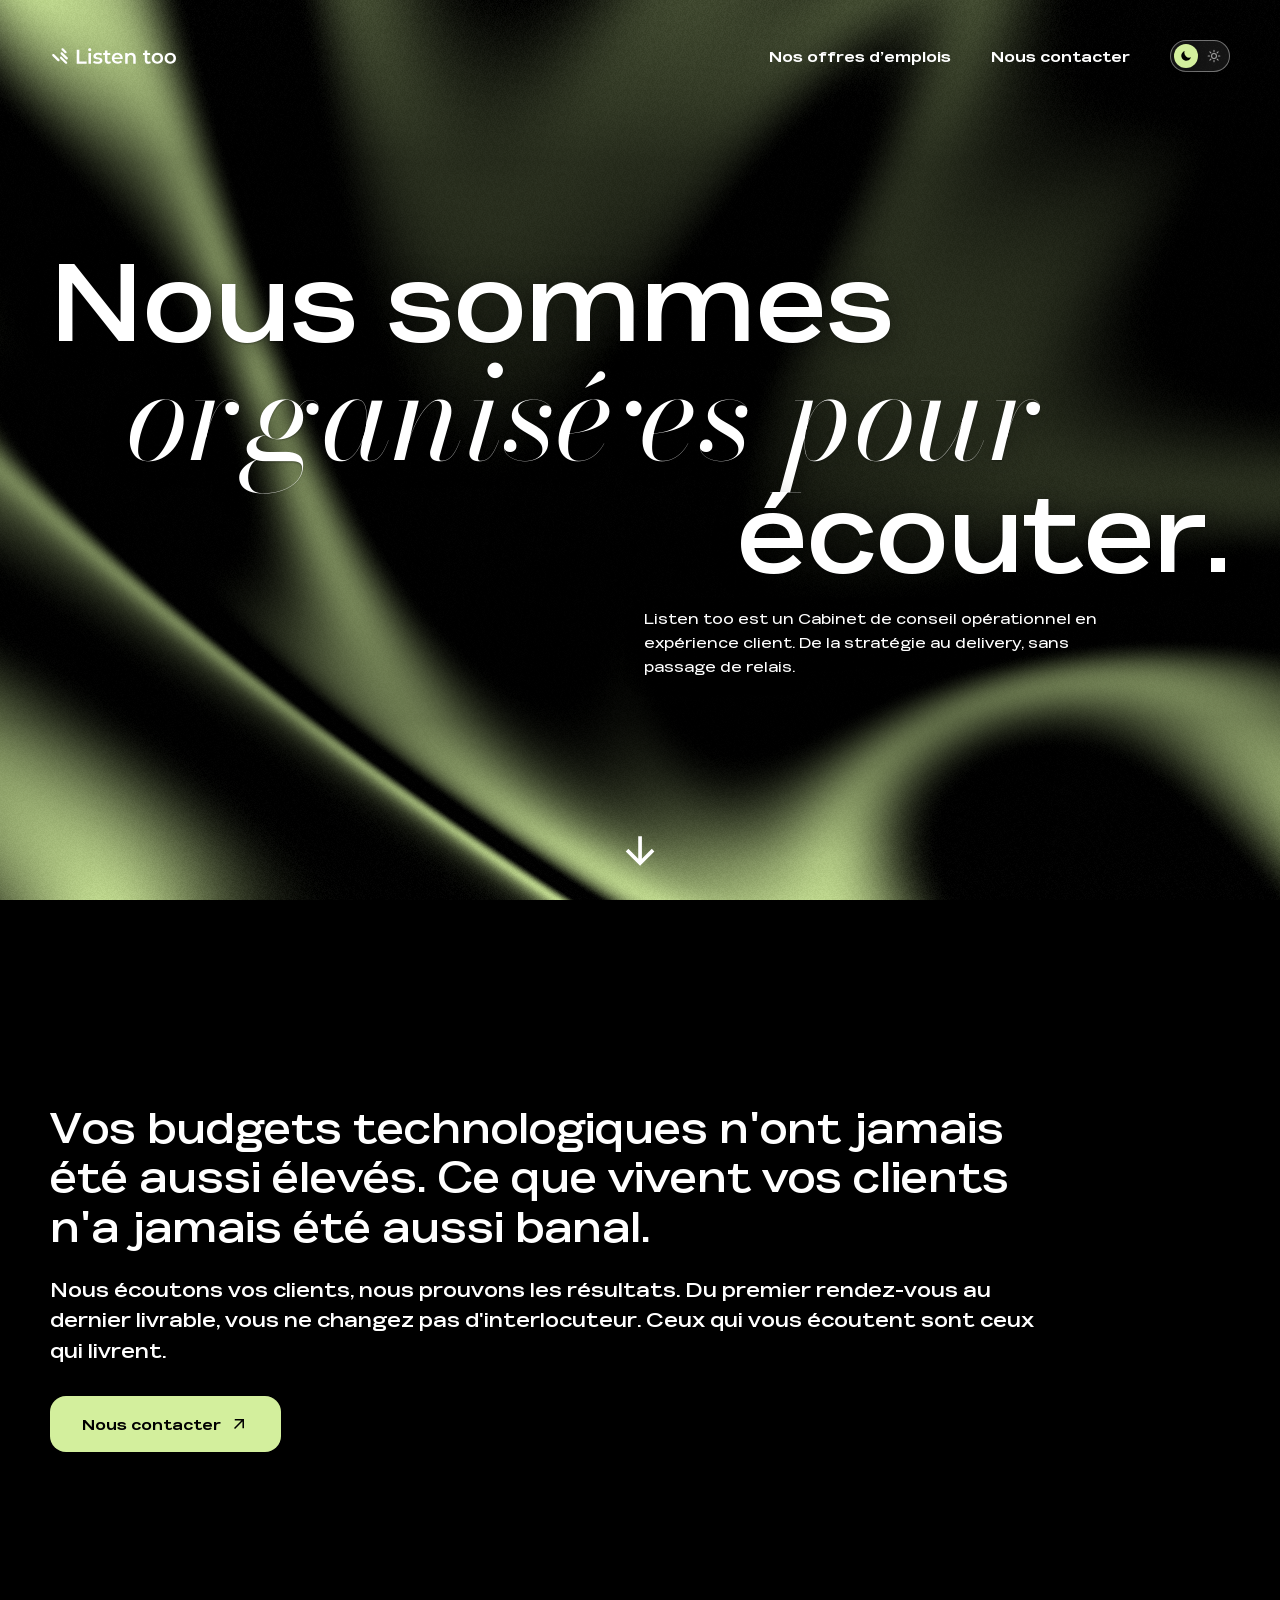
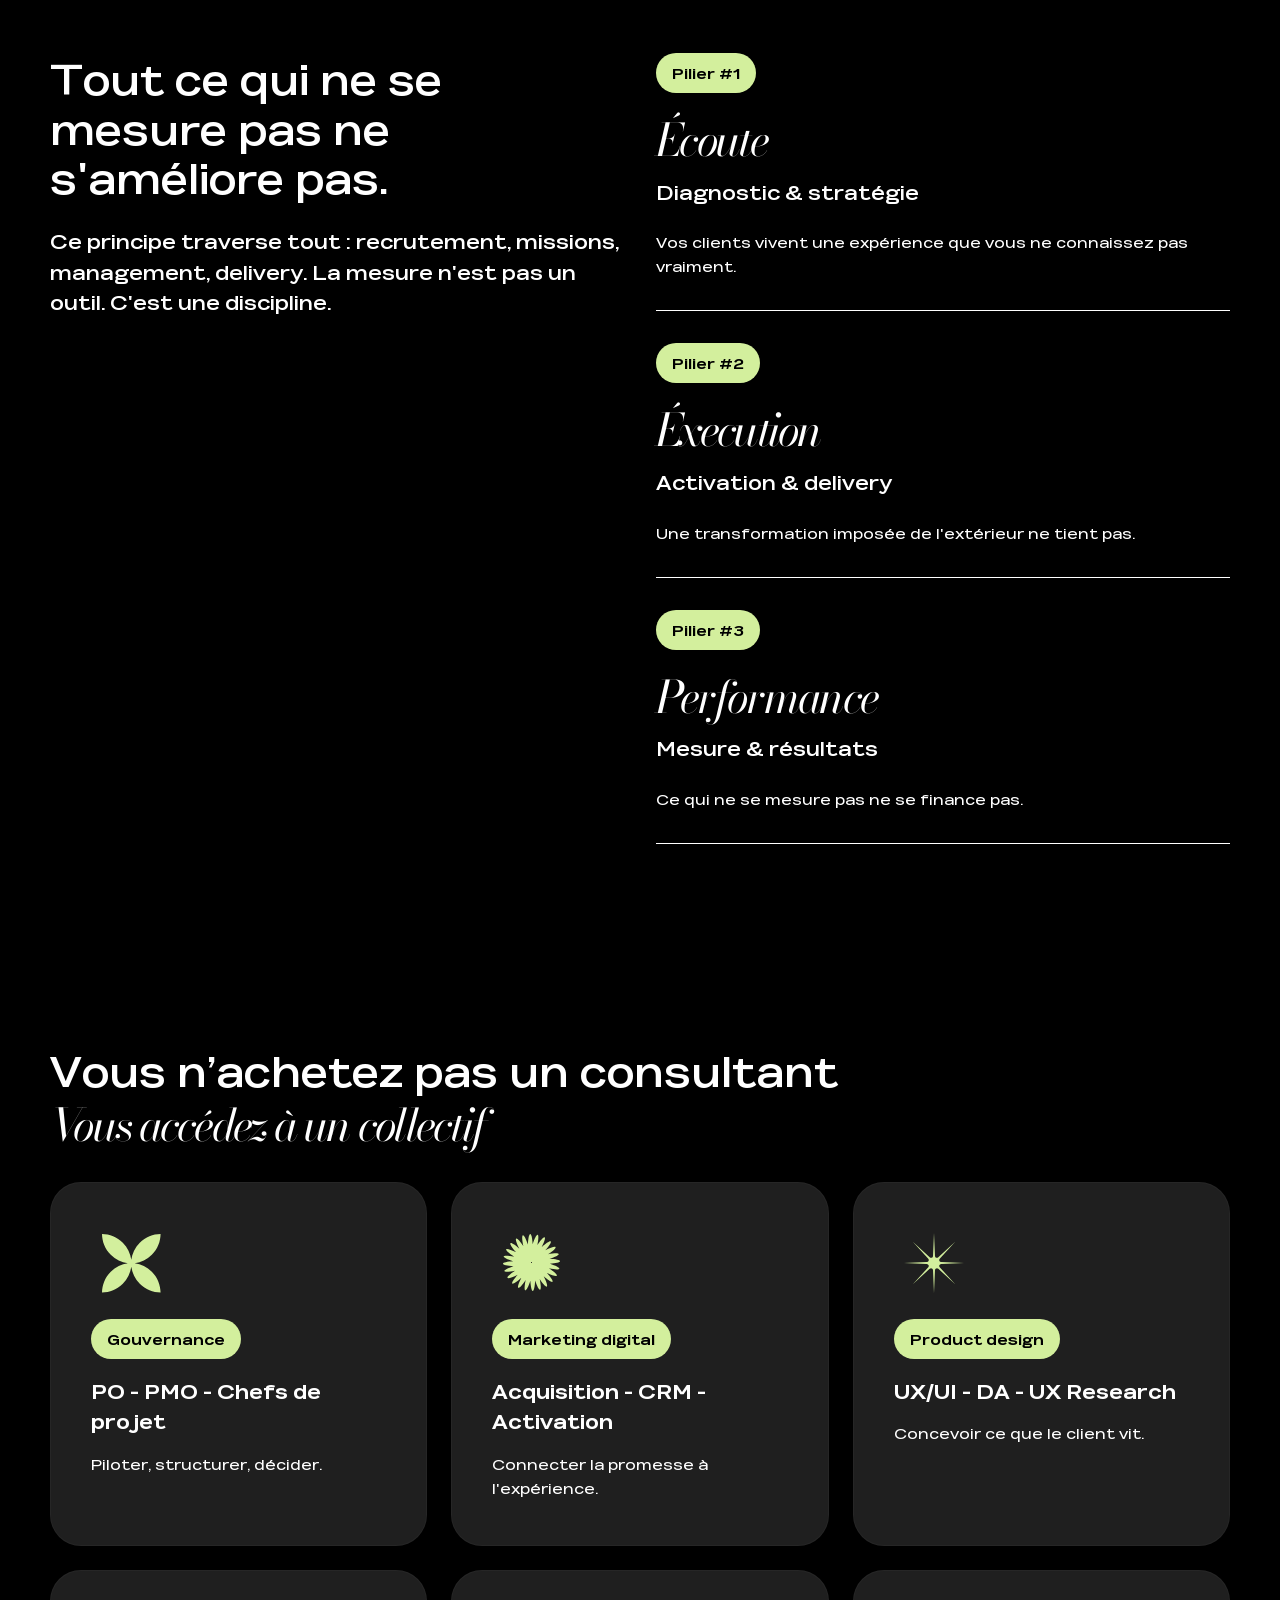
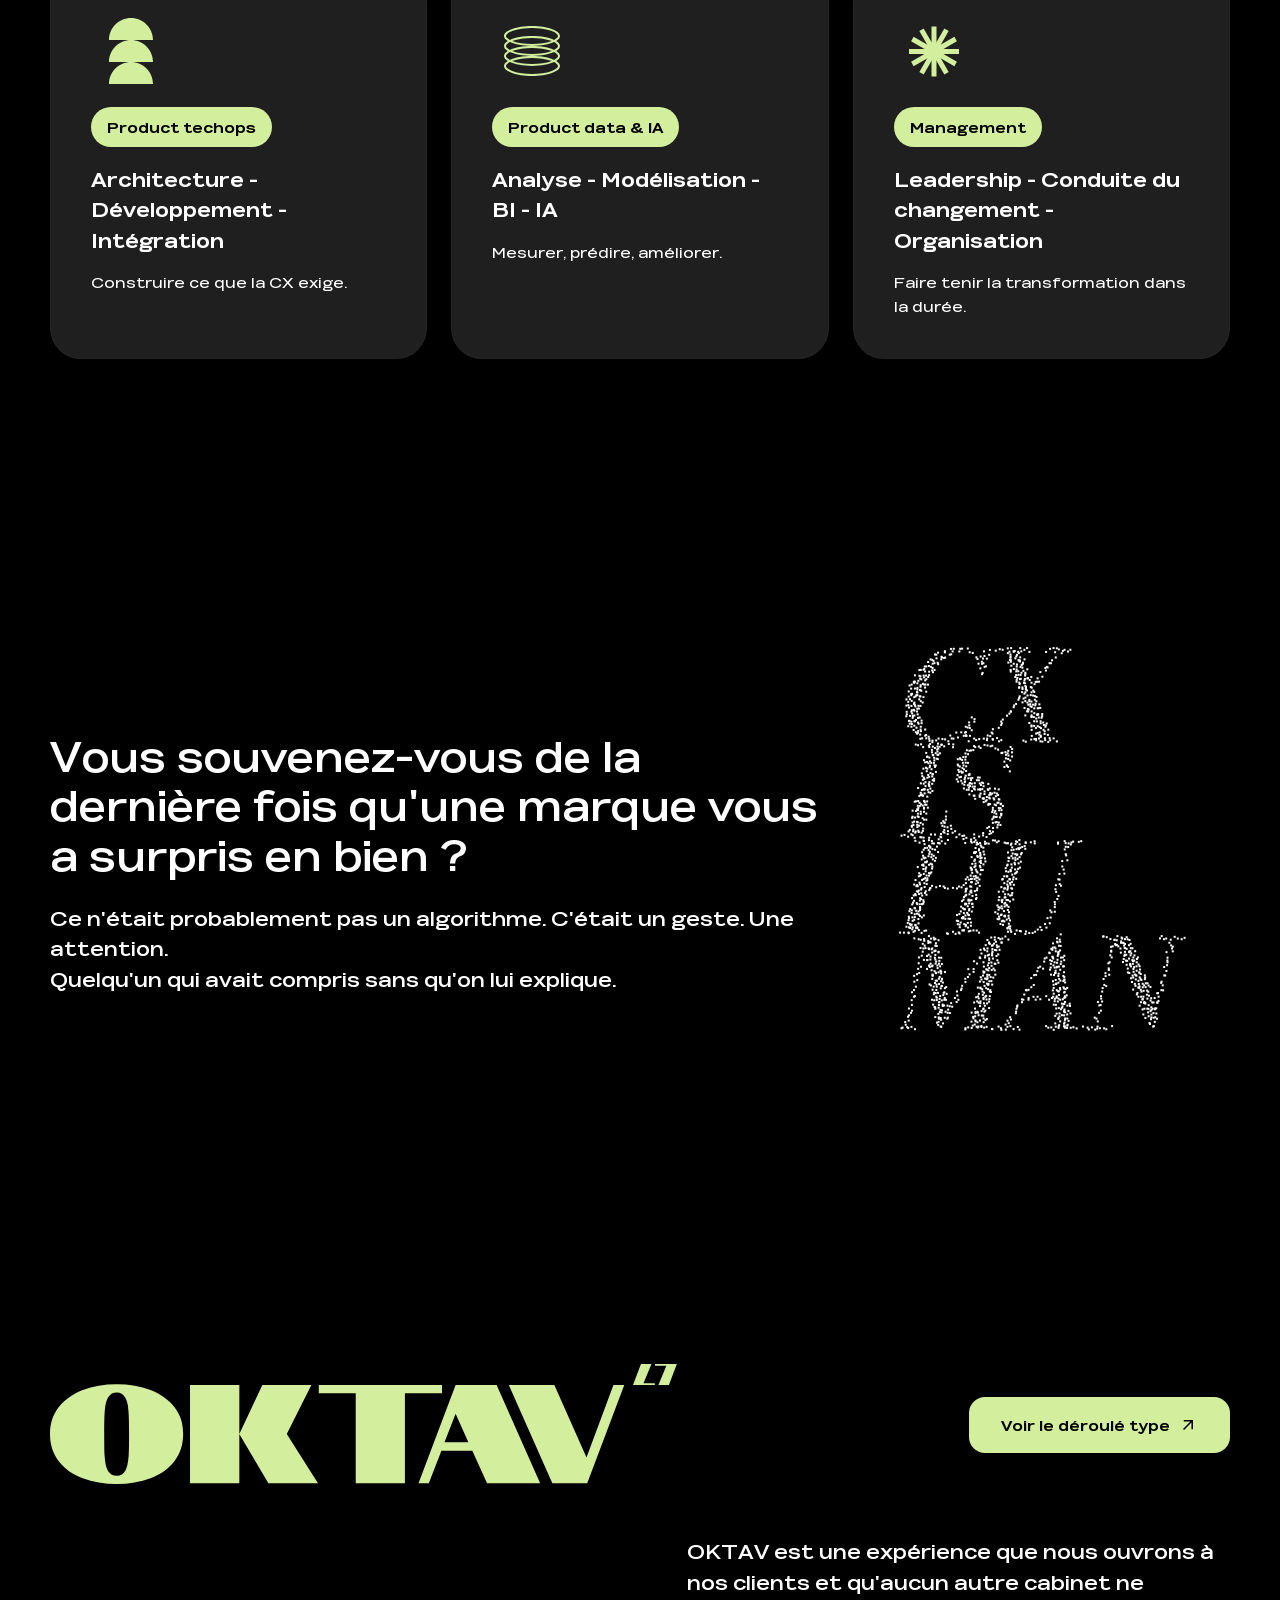
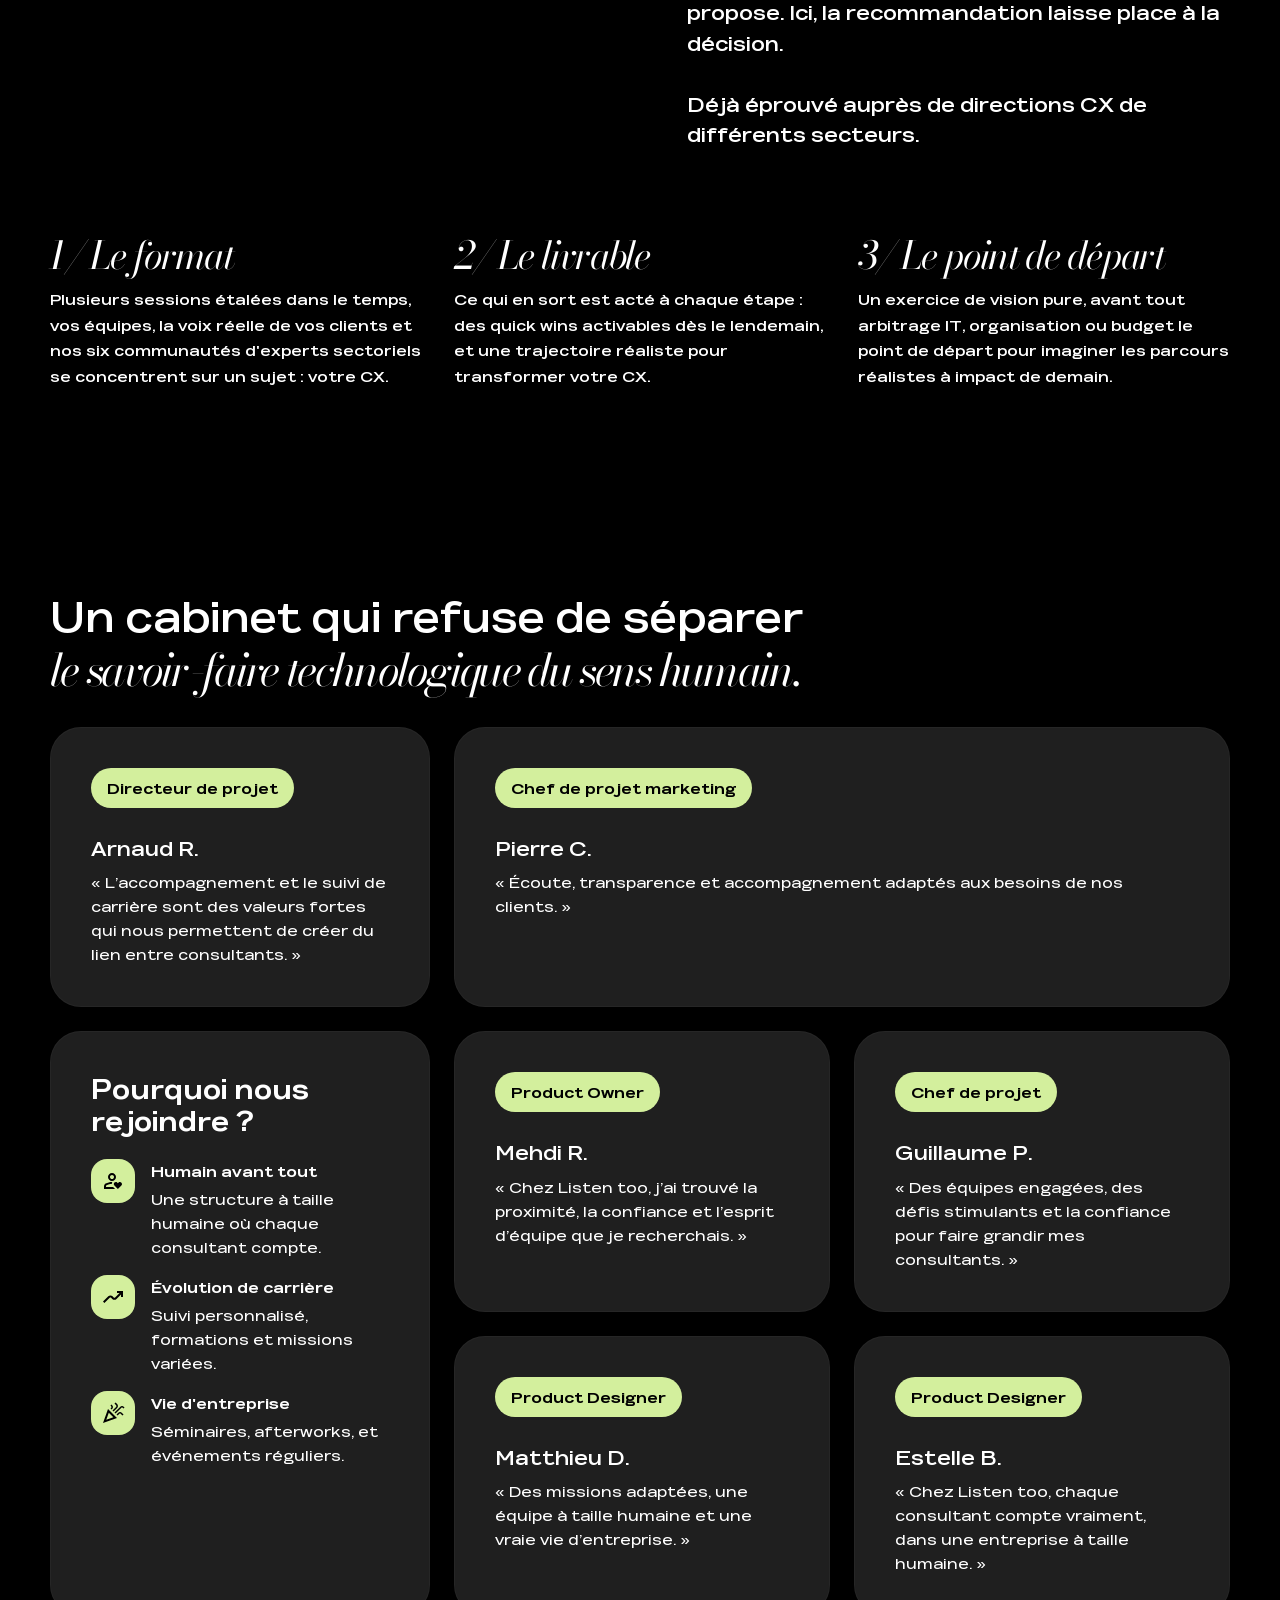
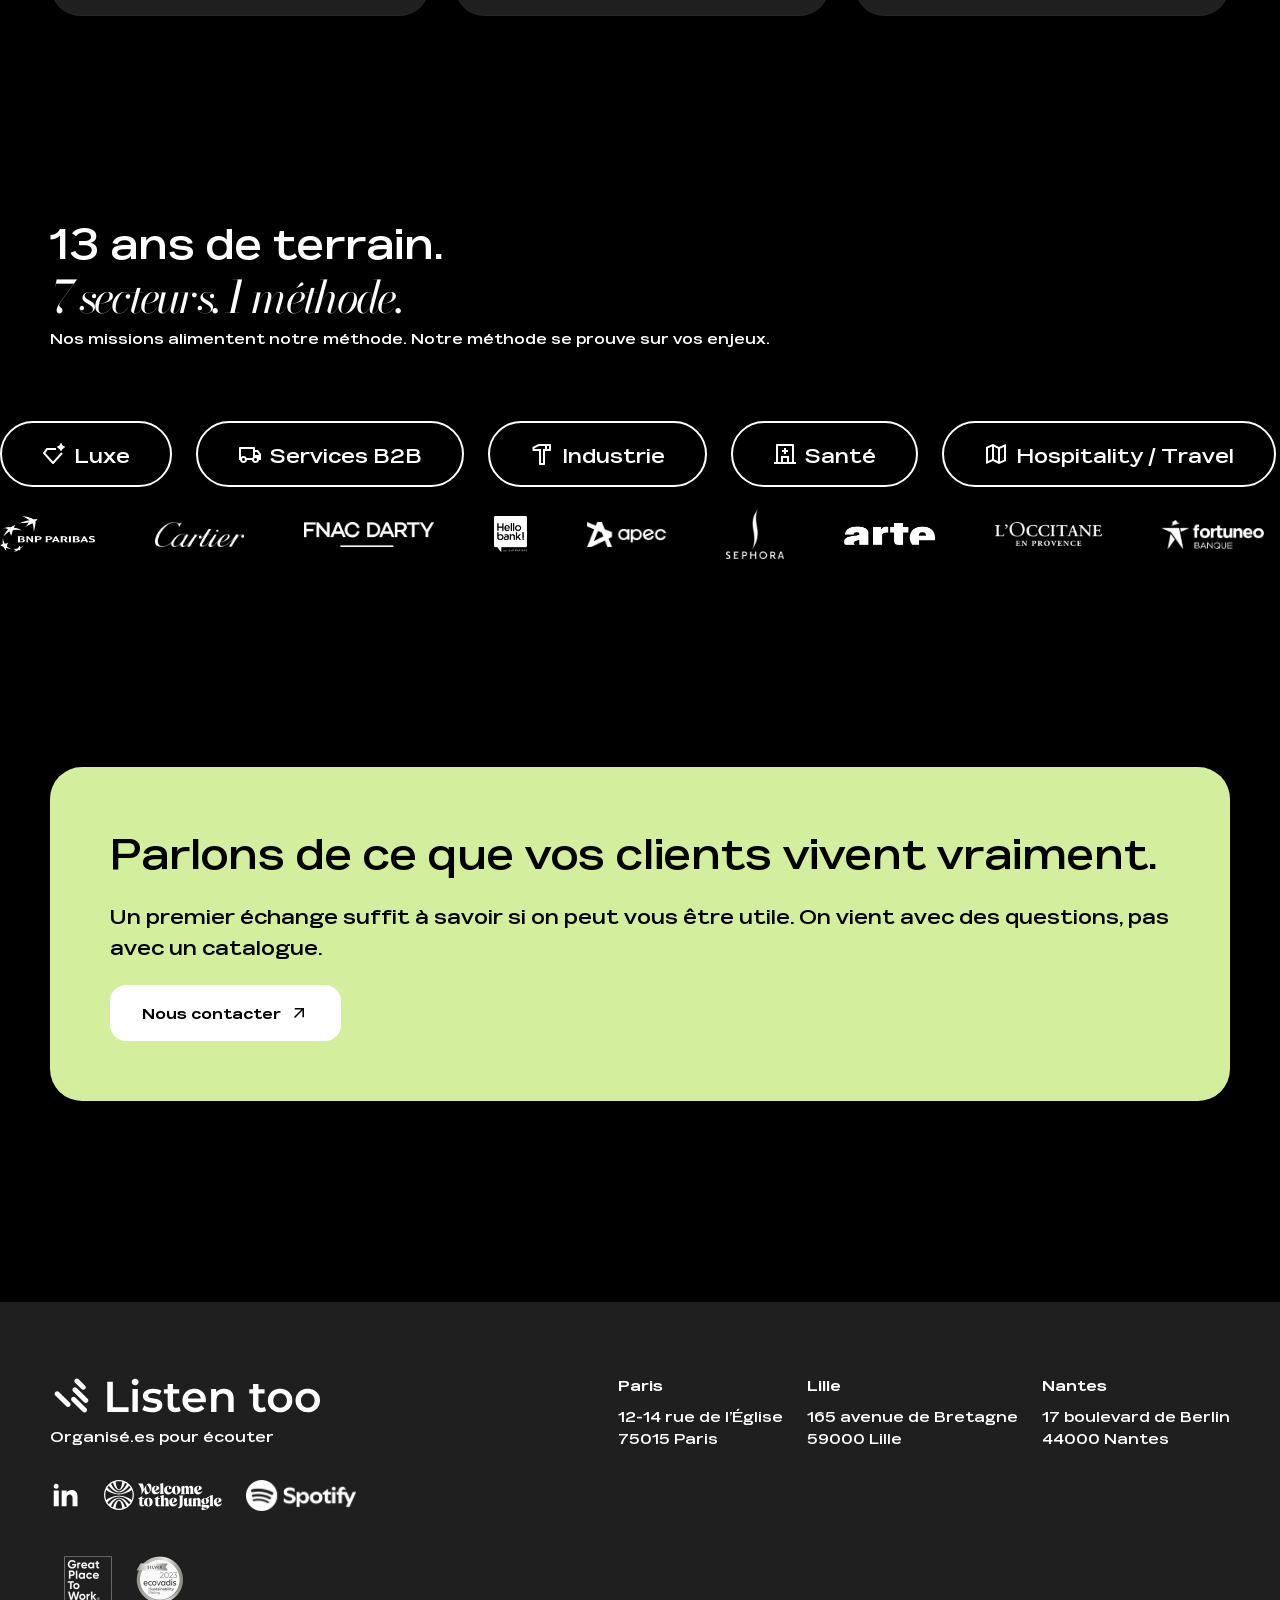
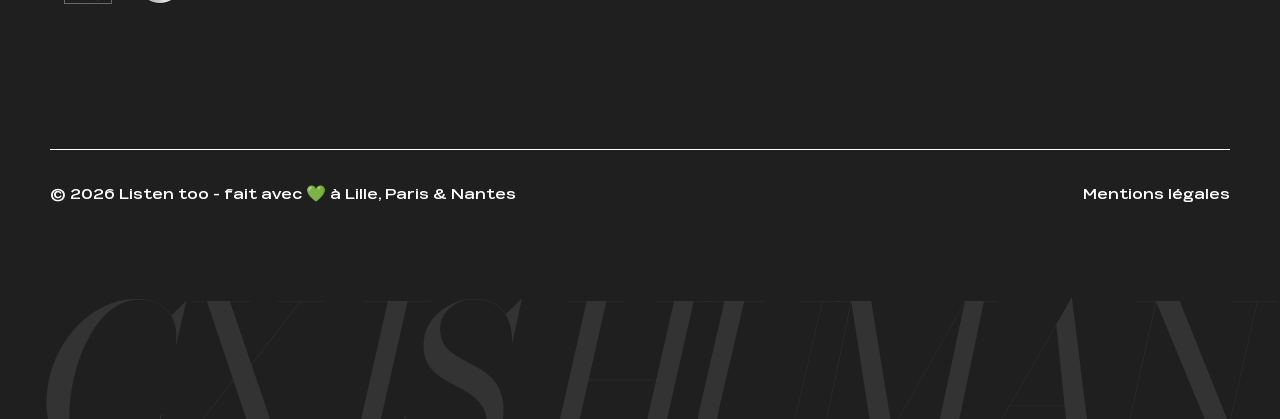
<file: index.html>
<!doctype html>
<html lang="fr">
<head>
  <meta charset="utf-8">
  <meta name="viewport" content="width=device-width, initial-scale=1">
  <title>Listen too — Organisé·es pour écouter</title>
  <meta name="description" content="Listen too est un Cabinet de conseil opérationnel en expérience client. De la stratégie au delivery, sans passage de relais.">
  <meta name="theme-color" content="#000000">

  <link rel="preload" href="assets/img/hero-bg.webp" as="image">
  <link rel="stylesheet" href="assets/css/style.css">
  <!-- Apply the saved theme before first paint (no flash) -->
  <script>try{var t=localStorage.getItem('theme');if(t)document.documentElement.dataset.theme=t}catch(e){}</script>
</head>
<body>

  <!-- ================= HEADER ================= -->
  <header class="header">
    <div class="container header__inner">
      <a class="header__logo" href="index.html">
        <img src="assets/img/logo.svg" width="126" height="20" alt="Listen too">
      </a>
      <nav class="nav" id="nav" aria-label="Navigation principale">
        <a class="nav__link" href="https://www.linkedin.com/jobs/search-results/?keywords=jobs&amp;origin=COMPANY_PAGE_JOBS_CLUSTER_EXPANSION&amp;originToLandingJobPostings=4470130739%2C4458894578%2C4463018726%2C4458881648%2C4458887597&amp;geoId=105015875&amp;f_C=5369020" target="_blank" rel="noopener">Nos offres d’emplois</a>
        <a class="nav__link" href="contact.html">Nous contacter</a>
      </nav>
      <button class="theme-toggle" type="button" role="switch" aria-checked="false" aria-label="Mode jour">
        <span class="theme-toggle__track" aria-hidden="true">
          <svg class="theme-toggle__icon theme-toggle__icon--moon" viewBox="0 0 24 24"><path d="M20.5 14.3A8.5 8.5 0 0 1 9.7 3.5a8.5 8.5 0 1 0 10.8 10.8Z"/></svg>
          <svg class="theme-toggle__icon theme-toggle__icon--sun" viewBox="0 0 24 24"><circle cx="12" cy="12" r="4.2"/><path d="M12 2v2.5M12 19.5V22M2 12h2.5M19.5 12H22M4.9 4.9l1.8 1.8M17.3 17.3l1.8 1.8M4.9 19.1l1.8-1.8M17.3 6.7l1.8-1.8"/></svg>
          <span class="theme-toggle__thumb"></span>
        </span>
      </button>
      <button class="burger" type="button" aria-expanded="false" aria-controls="nav" aria-label="Ouvrir le menu">
        <span></span><span></span>
      </button>
    </div>
  </header>

  <main id="top">

    <!-- ================= HERO ================= -->
    <section class="hero">
      <canvas class="hero__canvas" data-liquid-gradient aria-hidden="true"></canvas>
      <div class="container">
        <h1 class="hero__title">
          <span class="hero__line">Nous sommes</span>
          <em class="hero__line hero__line--serif">organisé·es pour</em>
          <span class="hero__line hero__line--end">écouter.</span>
        </h1>
        <p class="hero__text">
          Listen too est un Cabinet de conseil opérationnel en expérience client.
          De la stratégie au delivery, sans passage de relais.
        </p>
      </div>
      <a class="hero__scroll" href="#accroche" aria-label="Faire défiler vers le contenu">
        <img src="assets/img/icons/arrow-down.svg" width="44" height="44" alt="">
      </a>
    </section>

    <!-- ================= ACCROCHE ================= -->
    <section class="section" id="accroche">
      <div class="container">
        <div class="hook">
          <h2 class="title">
            Vos budgets technologiques n'ont jamais été aussi élevés.
            Ce que vivent vos clients n'a jamais été aussi banal.
          </h2>
          <p class="lead">
            Nous écoutons vos clients, nous prouvons les résultats. Du premier rendez-vous
            au dernier livrable, vous ne changez pas d'interlocuteur. Ceux qui vous
            écoutent sont ceux qui livrent.
          </p>
          <a class="btn" href="contact.html">
            Nous contacter
            <img class="btn__icon" src="assets/img/icons/arrow-ne.svg" width="20" height="20" alt="">
          </a>
        </div>
      </div>
    </section>

    <!-- ================= PILIERS ================= -->
    <section class="section">
      <div class="container pillars">
        <div class="pillars__intro">
          <h2 class="title">Tout ce qui ne se mesure pas ne s'améliore pas.</h2>
          <p class="lead">
            Ce principe traverse tout : recrutement, missions, management, delivery.
            La mesure n'est pas un outil. C'est une discipline.
          </p>
        </div>

        <ol class="pillars__list">
          <li class="pillar">
            <span class="badge">Pilier #1</span>
            <h3 class="pillar__name">Écoute</h3>
            <p class="pillar__subtitle">Diagnostic &amp; stratégie</p>
            <p class="pillar__text">Vos clients vivent une expérience que vous ne connaissez pas vraiment.</p>
          </li>
          <li class="pillar">
            <span class="badge">Pilier #2</span>
            <h3 class="pillar__name">Éxecution</h3>
            <p class="pillar__subtitle">Activation &amp; delivery</p>
            <p class="pillar__text">Une transformation imposée de l'extérieur ne tient pas.</p>
          </li>
          <li class="pillar">
            <span class="badge">Pilier #3</span>
            <h3 class="pillar__name">Performance</h3>
            <p class="pillar__subtitle">Mesure &amp; résultats</p>
            <p class="pillar__text">Ce qui ne se mesure pas ne se finance pas.</p>
          </li>
        </ol>
      </div>
    </section>

    <!-- ================= COLLECTIF ================= -->
    <section class="section">
      <div class="container">
        <h2 class="title heading">
          Vous n’achetez pas un consultant
          <em class="serif">Vous accédez à un collectif</em>
        </h2>

        <ul class="roles">
          <li class="card role">
            <img class="role__icon" src="assets/img/icons/role-gouvernance.svg" width="80" height="80" alt="">
            <span class="badge">Gouvernance</span>
            <h3 class="card__title">PO - PMO - Chefs de projet</h3>
            <p class="card__text">Piloter, structurer, décider.</p>
          </li>
          <li class="card role">
            <img class="role__icon" src="assets/img/icons/role-marketing.svg" width="80" height="80" alt="">
            <span class="badge">Marketing digital</span>
            <h3 class="card__title">Acquisition - CRM - Activation</h3>
            <p class="card__text">Connecter la promesse à l'expérience.</p>
          </li>
          <li class="card role">
            <img class="role__icon" src="assets/img/icons/role-design.svg" width="80" height="80" alt="">
            <span class="badge">Product design</span>
            <h3 class="card__title">UX/UI - DA - UX&nbsp;Research</h3>
            <p class="card__text">Concevoir ce que le client vit.</p>
          </li>
          <li class="card role">
            <img class="role__icon" src="assets/img/icons/role-techops.svg" width="80" height="80" alt="">
            <span class="badge">Product techops</span>
            <h3 class="card__title">Architecture - Développement - Intégration</h3>
            <p class="card__text">Construire ce que la CX exige.</p>
          </li>
          <li class="card role">
            <img class="role__icon" src="assets/img/icons/role-data.svg" width="80" height="80" alt="">
            <span class="badge">Product data &amp; IA</span>
            <h3 class="card__title">Analyse - Modélisation - BI - IA</h3>
            <p class="card__text">Mesurer, prédire, améliorer.</p>
          </li>
          <li class="card role">
            <img class="role__icon" src="assets/img/icons/role-management.svg" width="80" height="80" alt="">
            <span class="badge">Management</span>
            <h3 class="card__title">Leadership - Conduite du changement - Organisation</h3>
            <p class="card__text">Faire tenir la transformation dans la durée.</p>
          </li>
        </ul>
      </div>
    </section>

    <!-- ================= CX IS HUMAN ================= -->
    <section class="section">
      <div class="container human">
        <div class="human__content">
          <h2 class="title">Vous souvenez-vous de la dernière fois qu'une marque vous a surpris en bien ?</h2>
          <p class="lead">
            Ce n'était probablement pas un algorithme. C'était un geste. Une attention.<br>
            Quelqu'un qui avait compris sans qu'on lui explique.
          </p>
        </div>
        <div class="human__visual" data-text-particles="CX\nIS\nHU\nMAN" role="img" aria-label="CX is human">
          <img src="assets/img/cx-is-human.webp" width="330" height="467" alt="" loading="lazy">
        </div>
      </div>
    </section>

    <!-- ================= OKTAV ================= -->
    <section class="section">
      <div class="container oktav">
        <div class="oktav__head">
          <h2 class="oktav__logo">
            <img src="assets/img/oktav.svg" width="627" height="121" alt="OKTAV">
          </h2>
          <a class="btn" href="contact.html?motif=oktav">
            Voir le déroulé type
            <img class="btn__icon" src="assets/img/icons/arrow-ne.svg" width="20" height="20" alt="">
          </a>
        </div>

        <div class="oktav__intro lead">
          <p>
            OKTAV est une expérience que nous ouvrons à nos clients et qu'aucun autre
            cabinet ne propose. Ici, la recommandation laisse place à la décision.
          </p>
          <p>Déjà éprouvé auprès de directions CX de différents secteurs.</p>
        </div>

        <ol class="steps">
          <li>
            <h3 class="step__title">1/ Le format</h3>
            <p class="step__text">Plusieurs sessions étalées dans le temps, vos équipes, la voix réelle de vos clients et nos six communautés d'experts sectoriels se concentrent sur un sujet : votre CX.</p>
          </li>
          <li>
            <h3 class="step__title">2/ Le livrable</h3>
            <p class="step__text">Ce qui en sort est acté à chaque étape : des quick wins activables dès le lendemain, et une trajectoire réaliste pour transformer votre CX.</p>
          </li>
          <li>
            <h3 class="step__title">3/ Le point de départ</h3>
            <p class="step__text">Un exercice de vision pure, avant tout arbitrage IT, organisation ou budget le point de départ pour imaginer les parcours réalistes à impact de demain.</p>
          </li>
        </ol>
      </div>
    </section>

    <!-- ================= ÉQUIPE ================= -->
    <section class="section" id="rejoindre">
      <div class="container">
        <h2 class="title heading">
          Un cabinet qui refuse de séparer
          <em class="serif">le savoir-faire technologique du sens humain.</em>
        </h2>

        <div class="team">
          <figure class="card quote">
            <span class="badge">Directeur de projet</span>
            <figcaption class="card__title">Arnaud R.</figcaption>
            <blockquote class="card__text">«&nbsp;L’accompagnement et le suivi de carrière sont des valeurs fortes qui nous permettent de créer du lien entre consultants.&nbsp;»</blockquote>
          </figure>

          <figure class="card quote team__wide">
            <span class="badge">Chef de projet marketing</span>
            <figcaption class="card__title">Pierre C.</figcaption>
            <blockquote class="card__text">«&nbsp;Écoute, transparence et accompagnement adaptés aux besoins de nos clients.&nbsp;»</blockquote>
          </figure>

          <article class="card join team__tall">
            <h3 class="join__title">Pourquoi nous rejoindre ?</h3>
            <ul class="join__list">
              <li class="join__item">
                <img class="join__icon" src="assets/img/icons/join-human.svg" width="44" height="44" alt="">
                <div>
                  <p class="join__label">Humain avant tout</p>
                  <p class="card__text">Une structure à taille humaine où chaque consultant compte.</p>
                </div>
              </li>
              <li class="join__item">
                <img class="join__icon" src="assets/img/icons/join-evolution.svg" width="44" height="44" alt="">
                <div>
                  <p class="join__label">Évolution de carrière</p>
                  <p class="card__text">Suivi personnalisé, formations et missions variées.</p>
                </div>
              </li>
              <li class="join__item">
                <img class="join__icon" src="assets/img/icons/join-fiesta.svg" width="44" height="44" alt="">
                <div>
                  <p class="join__label">Vie d'entreprise</p>
                  <p class="card__text">Séminaires, afterworks, et événements réguliers.</p>
                </div>
              </li>
            </ul>
          </article>

          <figure class="card quote">
            <span class="badge">Product Owner</span>
            <figcaption class="card__title">Mehdi R.</figcaption>
            <blockquote class="card__text">«&nbsp;Chez Listen too, j’ai trouvé la proximité, la confiance et l’esprit d’équipe que je recherchais.&nbsp;»</blockquote>
          </figure>

          <figure class="card quote">
            <span class="badge">Chef de projet</span>
            <figcaption class="card__title">Guillaume P.</figcaption>
            <blockquote class="card__text">«&nbsp;Des équipes engagées, des défis stimulants et la confiance pour faire grandir mes consultants.&nbsp;»</blockquote>
          </figure>

          <figure class="card quote">
            <span class="badge">Product Designer</span>
            <figcaption class="card__title">Matthieu D.</figcaption>
            <blockquote class="card__text">«&nbsp;Des missions adaptées, une équipe à taille humaine et une vraie vie d’entreprise.&nbsp;»</blockquote>
          </figure>

          <figure class="card quote">
            <span class="badge">Product Designer</span>
            <figcaption class="card__title">Estelle B.</figcaption>
            <blockquote class="card__text">«&nbsp;Chez Listen too, chaque consultant compte vraiment, dans une entreprise à taille humaine.&nbsp;»</blockquote>
          </figure>
        </div>
      </div>
    </section>

    <!-- ================= RÉFÉRENCES ================= -->
    <section class="section">
      <div class="container">
        <h2 class="title">
          13 ans de terrain.
          <em class="serif">7 secteurs. 1 méthode.</em>
        </h2>
        <p class="refs__text">Nos missions alimentent notre méthode. Notre méthode se prouve sur vos enjeux.</p>
      </div>

      <div class="marquee refs__sectors" data-marquee>
        <ul class="marquee__track" aria-label="Secteurs">
          <li class="chip"><img src="assets/img/icons/sector-luxe.svg" width="24" height="24" alt="">Luxe</li>
          <li class="chip"><img src="assets/img/icons/sector-b2b.svg" width="24" height="24" alt="">Services B2B</li>
          <li class="chip"><img src="assets/img/icons/sector-industrie.svg" width="24" height="24" alt="">Industrie</li>
          <li class="chip"><img src="assets/img/icons/sector-sante.svg" width="24" height="24" alt="">Santé</li>
          <li class="chip"><img src="assets/img/icons/sector-hospitality.svg" width="24" height="24" alt="">Hospitality / Travel</li>
          <li class="chip"><img src="assets/img/icons/sector-retail.svg" width="24" height="24" alt="">Retail</li>
          <li class="chip"><img src="assets/img/icons/sector-banque.svg" width="24" height="24" alt="">Banque &amp; Assurance</li>
        </ul>
      </div>

      <div class="marquee marquee--reverse refs__clients" data-marquee>
        <ul class="marquee__track" aria-label="Ils nous font confiance">
          <li><img src="assets/img/clients/bnp-paribas.webp" width="95" height="36" alt="BNP Paribas"></li>
          <li><img src="assets/img/clients/cartier.webp" width="89" height="25" alt="Cartier"></li>
          <li><img src="assets/img/clients/fnac-darty.webp" width="130" height="25" alt="Fnac Darty"></li>
          <li><img src="assets/img/clients/hello-bank.webp" width="33" height="36" alt="Hello bank!"></li>
          <li><img src="assets/img/clients/apec.webp" width="79" height="25" alt="Apec"></li>
          <li><img src="assets/img/clients/sephora.webp" width="58" height="50" alt="Sephora"></li>
          <li><img src="assets/img/clients/arte.webp" width="91" height="22" alt="Arte"></li>
          <li><img src="assets/img/clients/loccitane.webp" width="107" height="25" alt="L’Occitane en Provence"></li>
          <li><img src="assets/img/clients/fortuneo.webp" width="102" height="29" alt="Fortuneo"></li>
          <li><img src="assets/img/clients/engie.webp" width="80" height="28" alt="Engie"></li>
          <li><img src="assets/img/clients/macif.webp" width="41" height="39" alt="Macif"></li>
          <li><img src="assets/img/clients/leroy-merlin.webp" width="60" height="36" alt="Leroy Merlin"></li>
          <li><img src="assets/img/clients/sncf-connect.webp" width="100" height="31" alt="SNCF Connect"></li>
          <li><img src="assets/img/clients/boulanger.webp" width="125" height="17" alt="Boulanger"></li>
          <li><img src="assets/img/clients/accor.webp" width="59" height="48" alt="Accor"></li>
          <li><img src="assets/img/clients/decathlon.webp" width="161" height="24" alt="Decathlon"></li>
        </ul>
      </div>
    </section>

    <!-- ================= CONTACT ================= -->
    <section class="section" id="contact">
      <div class="container">
        <div class="contact">
          <h2 class="title">Parlons de ce que vos clients vivent vraiment.</h2>
          <p class="lead">
            Un premier échange suffit à savoir si on peut vous être utile.
            On vient avec des questions, pas avec un catalogue.
          </p>
          <a class="btn btn--light" href="contact.html">
            Nous contacter
            <img class="btn__icon" src="assets/img/icons/arrow-ne.svg" width="20" height="20" alt="">
          </a>
        </div>
      </div>
    </section>

  </main>

  <!-- ================= FOOTER ================= -->
  <footer class="footer">
    <div class="container">
      <div class="footer__top">
        <div class="footer__brand">
          <div>
            <a href="index.html"><img src="assets/img/logo.svg" width="270" height="43" alt="Listen too"></a>
            <p class="footer__slogan">Organisé.es pour écouter</p>
          </div>

          <ul class="footer__partners">
            <li><a href="https://www.linkedin.com/" aria-label="LinkedIn"><img src="assets/img/icons/linkedin.svg" width="30" height="30" alt=""></a></li>
            <li><a href="https://www.welcometothejungle.com/fr/companies-v1/listen-too/jobs" target="_blank" rel="noopener" aria-label="Welcome to the Jungle"><img src="assets/img/icons/wttj.svg" width="118" height="30" alt=""></a></li>
            <li><a href="https://open.spotify.com/" aria-label="Spotify"><img src="assets/img/spotify.webp" width="110" height="31" alt=""></a></li>
          </ul>

          <ul class="footer__labels" aria-label="Labels">
            <li><img src="assets/img/label-gptw.webp" width="74" height="74" alt="Great Place To Work"></li>
            <li><img src="assets/img/label-ecovadis.webp" width="48" height="48" alt="EcoVadis Silver 2023"></li>
          </ul>
        </div>

        <ul class="footer__offices">
          <li>
            <h3 class="footer__city">Paris</h3>
            <address>12-14 rue de l’Église<br>75015 Paris</address>
          </li>
          <li>
            <h3 class="footer__city">Lille</h3>
            <address>165 avenue de Bretagne<br>59000 Lille</address>
          </li>
          <li>
            <h3 class="footer__city">Nantes</h3>
            <address>17 boulevard de Berlin<br>44000 Nantes</address>
          </li>
        </ul>
      </div>

      <div class="footer__bottom">
        <p>© 2026 Listen too - fait avec 💚 à Lille, Paris &amp; Nantes</p>
        <a href="mentions-legales.html">Mentions légales</a>
      </div>
    </div>

    <p class="footer__giant" aria-hidden="true">CX IS HUMAN</p>
  </footer>

  <script src="assets/js/vendor/lenis.min.js" defer></script>
  <script src="assets/js/motion.js" defer></script>
  <script src="assets/js/theme.js" defer></script>
  <script src="assets/js/main.js" defer></script>
  <script src="assets/js/liquid-gradient.js" defer></script>
  <script src="assets/js/text-particles.js" defer></script>
</body>
</html>
</file>
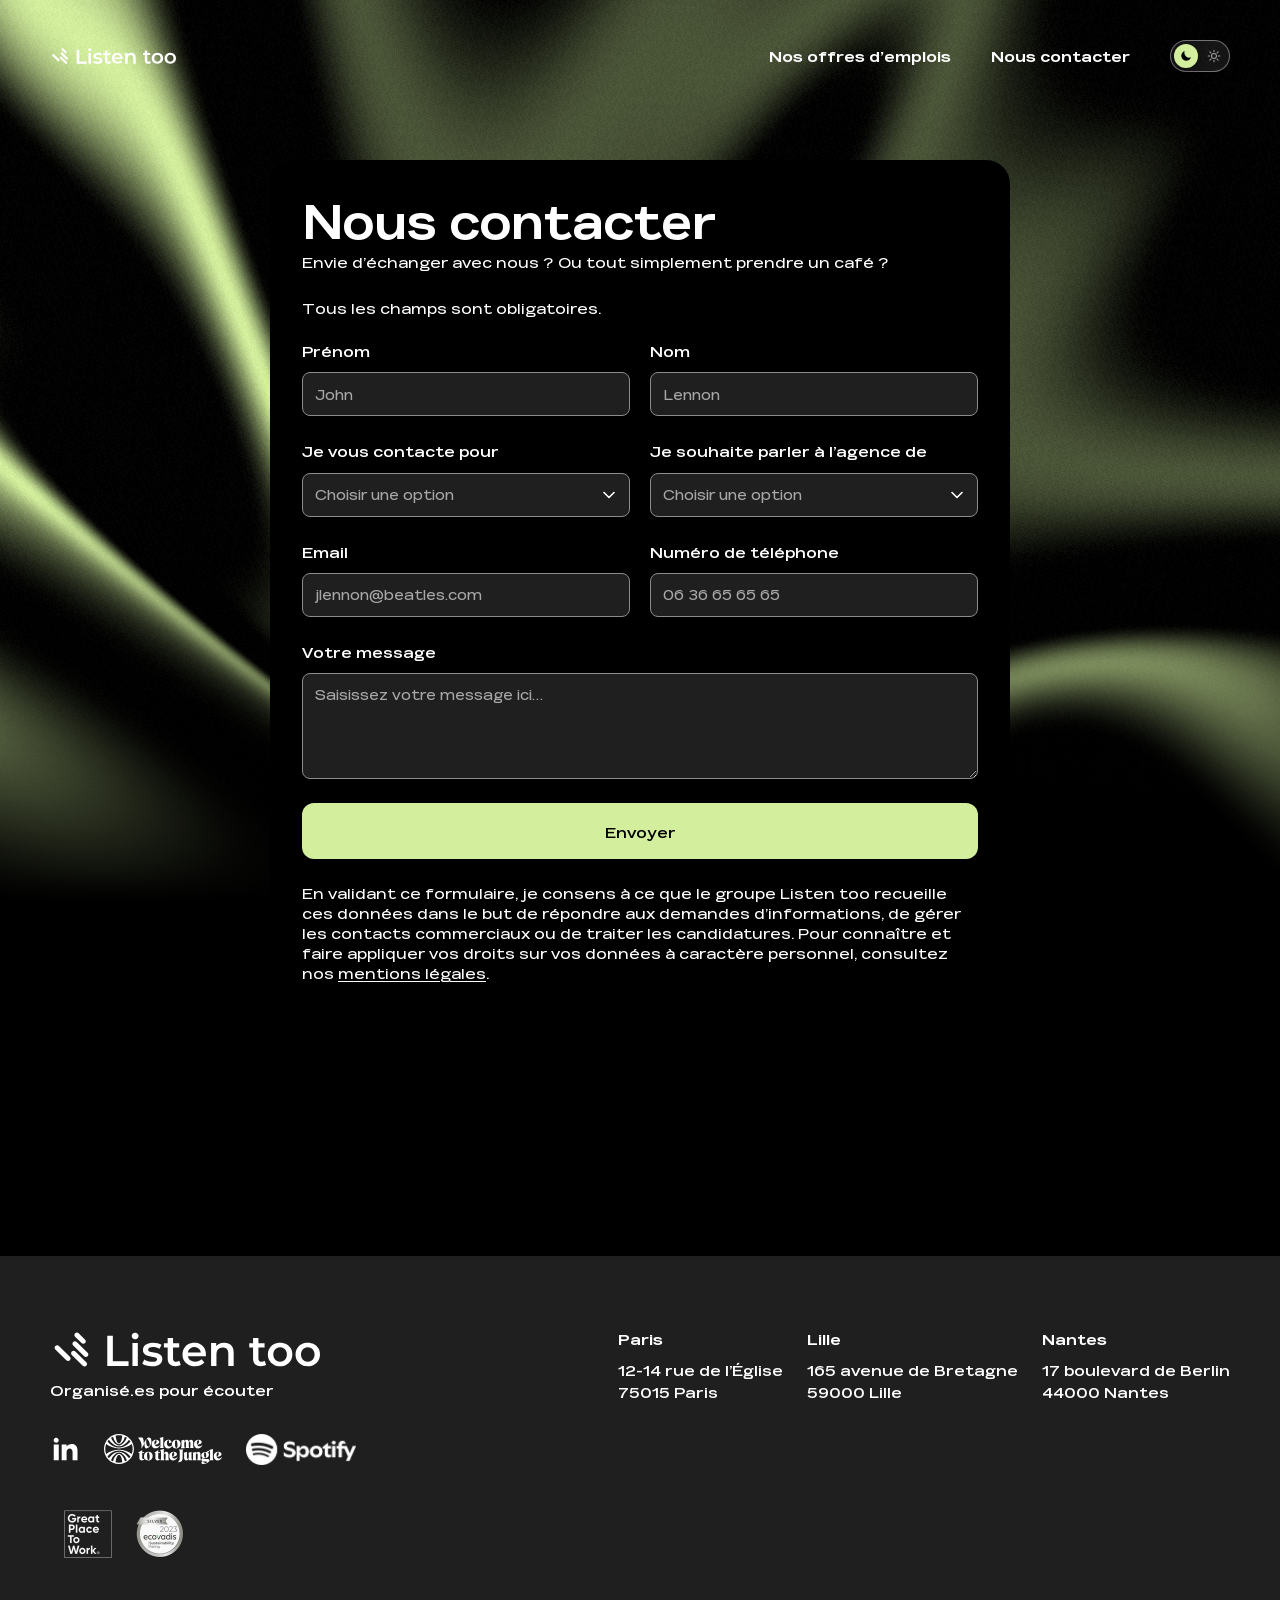
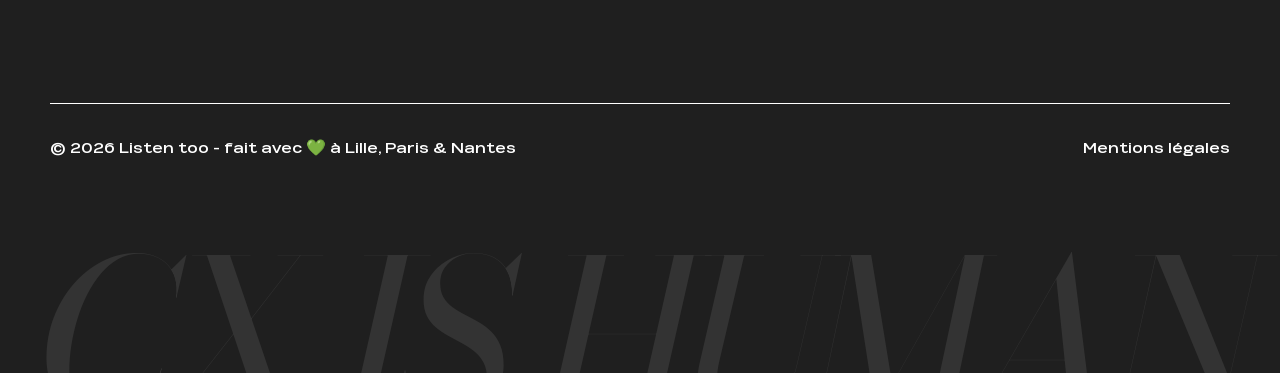
<file: contact.html>
<!doctype html>
<html lang="fr">
<head>
  <meta charset="utf-8">
  <meta name="viewport" content="width=device-width, initial-scale=1">
  <title>Nous contacter — Listen too</title>
  <meta name="description" content="Envie d’échanger avec Listen too ? Ou tout simplement prendre un café ? Écrivez-nous.">
  <meta name="theme-color" content="#000000">

  <link rel="stylesheet" href="assets/css/style.css">
  <!-- Apply the saved theme before first paint (no flash) -->
  <script>try{var t=localStorage.getItem('theme');if(t)document.documentElement.dataset.theme=t}catch(e){}</script>
</head>
<body>

  <!-- ================= HEADER ================= -->
  <header class="header">
    <div class="container header__inner">
      <a class="header__logo" href="index.html">
        <img src="assets/img/logo.svg" width="126" height="20" alt="Listen too">
      </a>
      <nav class="nav" id="nav" aria-label="Navigation principale">
        <a class="nav__link" href="https://www.linkedin.com/jobs/search-results/?keywords=jobs&amp;origin=COMPANY_PAGE_JOBS_CLUSTER_EXPANSION&amp;originToLandingJobPostings=4470130739%2C4458894578%2C4463018726%2C4458881648%2C4458887597&amp;geoId=105015875&amp;f_C=5369020" target="_blank" rel="noopener">Nos offres d’emplois</a>
        <a class="nav__link" href="contact.html" aria-current="page">Nous contacter</a>
      </nav>
      <button class="theme-toggle" type="button" role="switch" aria-checked="false" aria-label="Mode jour">
        <span class="theme-toggle__track" aria-hidden="true">
          <svg class="theme-toggle__icon theme-toggle__icon--moon" viewBox="0 0 24 24"><path d="M20.5 14.3A8.5 8.5 0 0 1 9.7 3.5a8.5 8.5 0 1 0 10.8 10.8Z"/></svg>
          <svg class="theme-toggle__icon theme-toggle__icon--sun" viewBox="0 0 24 24"><circle cx="12" cy="12" r="4.2"/><path d="M12 2v2.5M12 19.5V22M2 12h2.5M19.5 12H22M4.9 4.9l1.8 1.8M17.3 17.3l1.8 1.8M4.9 19.1l1.8-1.8M17.3 6.7l1.8-1.8"/></svg>
          <span class="theme-toggle__thumb"></span>
        </span>
      </button>
      <button class="burger" type="button" aria-expanded="false" aria-controls="nav" aria-label="Ouvrir le menu">
        <span></span><span></span>
      </button>
    </div>
  </header>

  <main id="top">
    <section class="contact-page">
      <canvas class="hero__canvas" data-liquid-gradient aria-hidden="true"></canvas>
      <div class="container">
        <div class="contact-card">
          <h1 class="contact-card__title">Nous contacter</h1>
          <p class="contact-card__intro">Envie d’échanger avec nous ? Ou tout simplement prendre un café ?</p>

          <!-- Sent by FormSubmit (formsubmit.co) to the address below.
               Spam protection: FormSubmit's server-side reCAPTCHA + honeypot field. -->
          <form class="form" action="https://formsubmit.co/mdelapoterie@listen-too.com" method="POST" aria-describedby="form-required" data-contact-form>
            <p class="form__required" id="form-required">Tous les champs sont obligatoires.</p>

            <input type="hidden" name="_subject" value="Nouveau message depuis le site Listen too">
            <input type="hidden" name="_template" value="table">
            <input type="hidden" name="_next" value="">
            <input class="form__honeypot" type="text" name="_honey" tabindex="-1" autocomplete="off" aria-hidden="true">

            <div class="form__grid">
              <div class="form__field">
                <label for="prenom">Prénom</label>
                <input id="prenom" name="Prénom" type="text" placeholder="John" autocomplete="given-name" required
                  data-error-required="Veuillez saisir votre prénom.">
              </div>
              <div class="form__field">
                <label for="nom">Nom</label>
                <input id="nom" name="Nom" type="text" placeholder="Lennon" autocomplete="family-name" required
                  data-error-required="Veuillez saisir votre nom.">
              </div>

              <div class="form__field">
                <label for="motif">Je vous contacte pour</label>
                <select id="motif" name="Motif" required
                  data-error-required="Veuillez choisir le motif de votre demande.">
                  <option value="" disabled selected>Choisir une option</option>
                  <option>Un projet / une mission</option>
                  <option value="L’expérience OKTAV" data-key="oktav">L’expérience OKTAV</option>
                  <option>Une candidature</option>
                  <option>Un partenariat</option>
                  <option>Autre</option>
                </select>
              </div>
              <div class="form__field">
                <label for="agence">Je souhaite parler à l’agence de</label>
                <select id="agence" name="Agence" required
                  data-error-required="Veuillez choisir l’agence à contacter.">
                  <option value="" disabled selected>Choisir une option</option>
                  <option>Paris</option>
                  <option>Lille</option>
                  <option>Nantes</option>
                </select>
              </div>

              <div class="form__field">
                <label for="email">Email</label>
                <input id="email" name="email" type="email" placeholder="jlennon@beatles.com" autocomplete="email" required
                  data-error-required="Veuillez saisir votre adresse e-mail."
                  data-error-format="L’adresse e-mail n’est pas valide. Exemple : jlennon@beatles.com">
              </div>
              <div class="form__field">
                <label for="telephone">Numéro de téléphone</label>
                <input id="telephone" name="Téléphone" type="tel" placeholder="06 36 65 65 65" autocomplete="tel" pattern="[0-9 +\(\)\-.]{8,20}" required
                  data-error-required="Veuillez saisir votre numéro de téléphone."
                  data-error-format="Le numéro de téléphone n’est pas valide. Exemple : 06 36 65 65 65">
              </div>

              <div class="form__field form__field--full">
                <label for="message">Votre message</label>
                <textarea id="message" name="Message" rows="4" placeholder="Saisissez votre message ici…" required
                  data-error-required="Veuillez saisir votre message."></textarea>
              </div>
            </div>

            <button class="form__submit" type="submit">Envoyer</button>

            <p class="form__legal">
              En validant ce formulaire, je consens à ce que le groupe Listen too recueille ces données
              dans le but de répondre aux demandes d’informations, de gérer les contacts commerciaux ou
              de traiter les candidatures. Pour connaître et faire appliquer vos droits sur vos données à
              caractère personnel, consultez nos <a href="mentions-legales.html#confidentialite">mentions légales</a>.
            </p>
          </form>

          <div class="form__success" data-contact-success hidden>
            <p class="form__success-title">Merci, votre message est bien parti&nbsp;!</p>
            <p>Nous revenons vers vous très vite.</p>
            <a class="btn" href="index.html">Retour à l’accueil</a>
          </div>
        </div>
      </div>
    </section>
  </main>

  <!-- ================= FOOTER ================= -->
  <footer class="footer">
    <div class="container">
      <div class="footer__top">
        <div class="footer__brand">
          <div>
            <a href="index.html"><img src="assets/img/logo.svg" width="270" height="43" alt="Listen too"></a>
            <p class="footer__slogan">Organisé.es pour écouter</p>
          </div>

          <ul class="footer__partners">
            <li><a href="https://www.linkedin.com/" aria-label="LinkedIn"><img src="assets/img/icons/linkedin.svg" width="30" height="30" alt=""></a></li>
            <li><a href="https://www.welcometothejungle.com/fr/companies-v1/listen-too/jobs" target="_blank" rel="noopener" aria-label="Welcome to the Jungle"><img src="assets/img/icons/wttj.svg" width="118" height="30" alt=""></a></li>
            <li><a href="https://open.spotify.com/" aria-label="Spotify"><img src="assets/img/spotify.webp" width="110" height="31" alt=""></a></li>
          </ul>

          <ul class="footer__labels" aria-label="Labels">
            <li><img src="assets/img/label-gptw.webp" width="74" height="74" alt="Great Place To Work"></li>
            <li><img src="assets/img/label-ecovadis.webp" width="48" height="48" alt="EcoVadis Silver 2023"></li>
          </ul>
        </div>

        <ul class="footer__offices">
          <li>
            <h3 class="footer__city">Paris</h3>
            <address>12-14 rue de l’Église<br>75015 Paris</address>
          </li>
          <li>
            <h3 class="footer__city">Lille</h3>
            <address>165 avenue de Bretagne<br>59000 Lille</address>
          </li>
          <li>
            <h3 class="footer__city">Nantes</h3>
            <address>17 boulevard de Berlin<br>44000 Nantes</address>
          </li>
        </ul>
      </div>

      <div class="footer__bottom">
        <p>© 2026 Listen too - fait avec 💚 à Lille, Paris &amp; Nantes</p>
        <a href="mentions-legales.html">Mentions légales</a>
      </div>
    </div>

    <p class="footer__giant" aria-hidden="true">CX IS HUMAN</p>
  </footer>

  <script src="assets/js/vendor/lenis.min.js" defer></script>
  <script src="assets/js/motion.js" defer></script>
  <script src="assets/js/theme.js" defer></script>
  <script src="assets/js/main.js" defer></script>
  <script src="assets/js/liquid-gradient.js" defer></script>
</body>
</html>
</file>
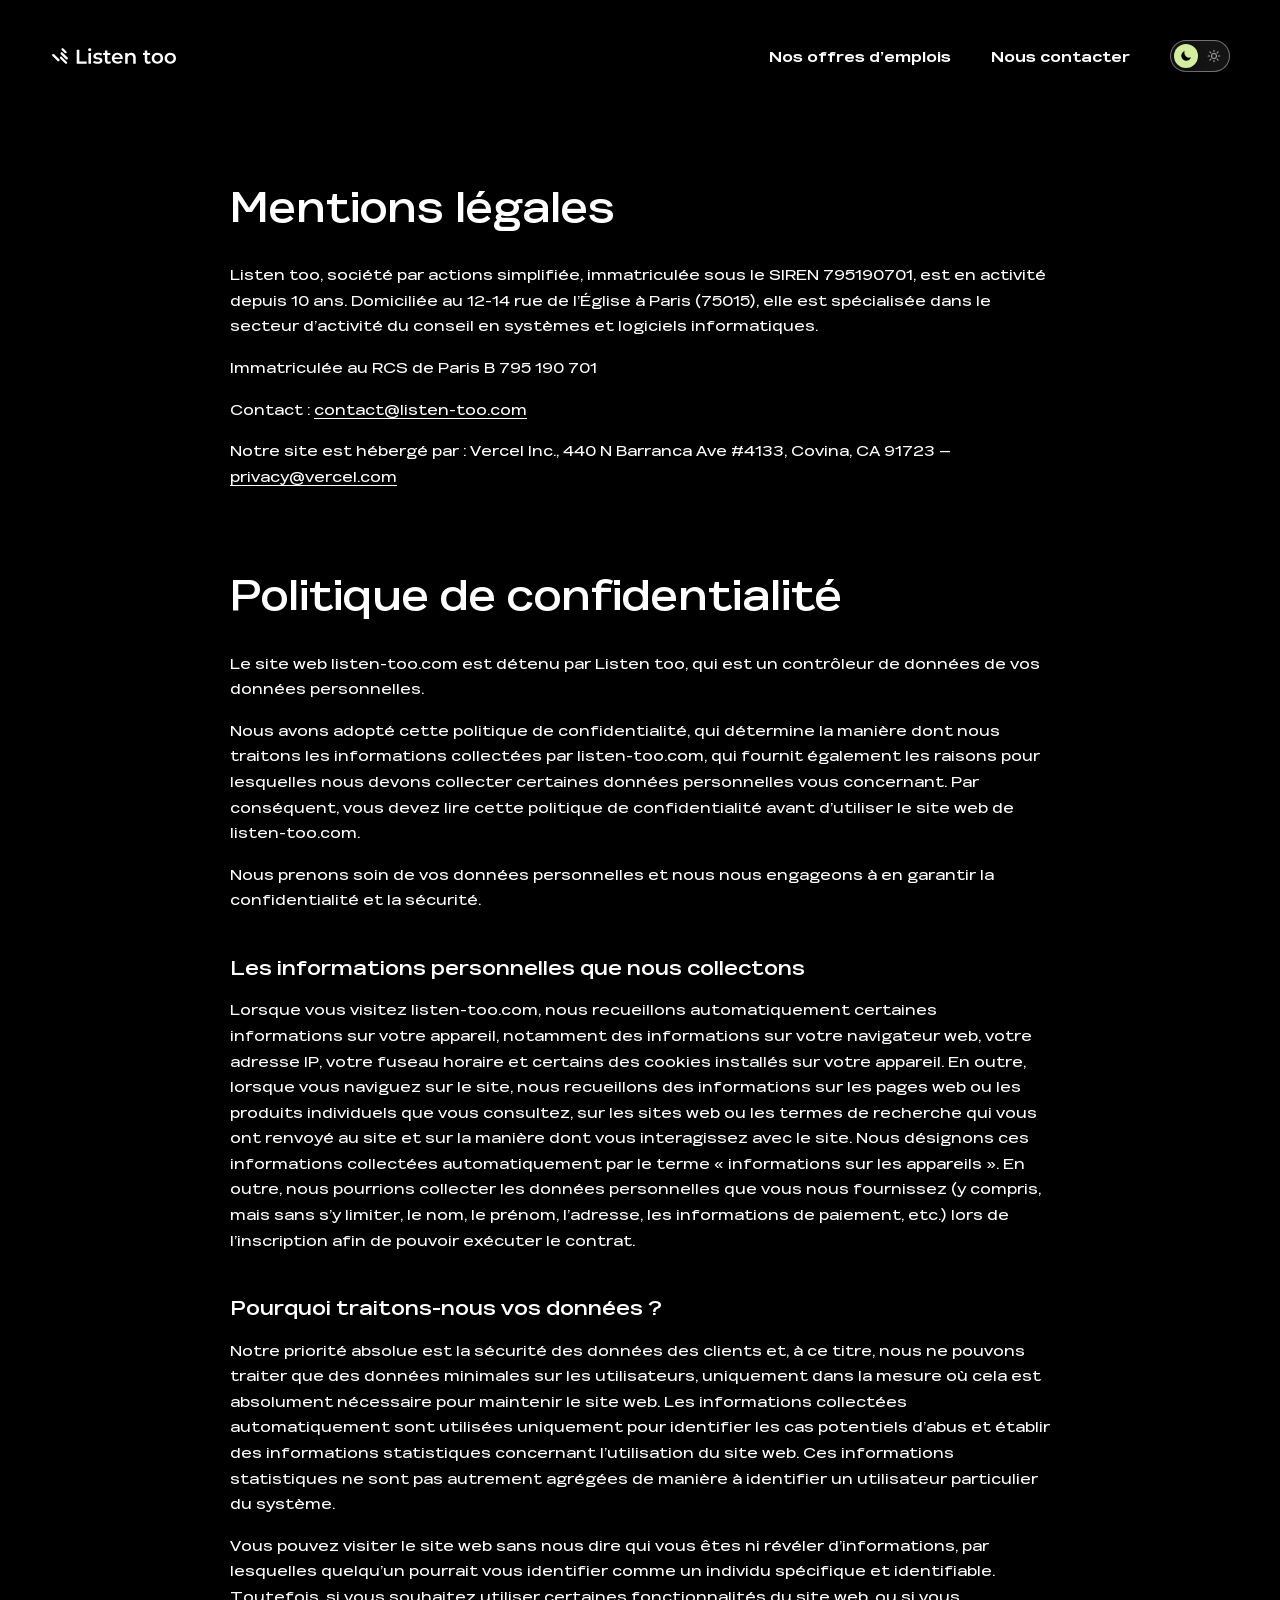
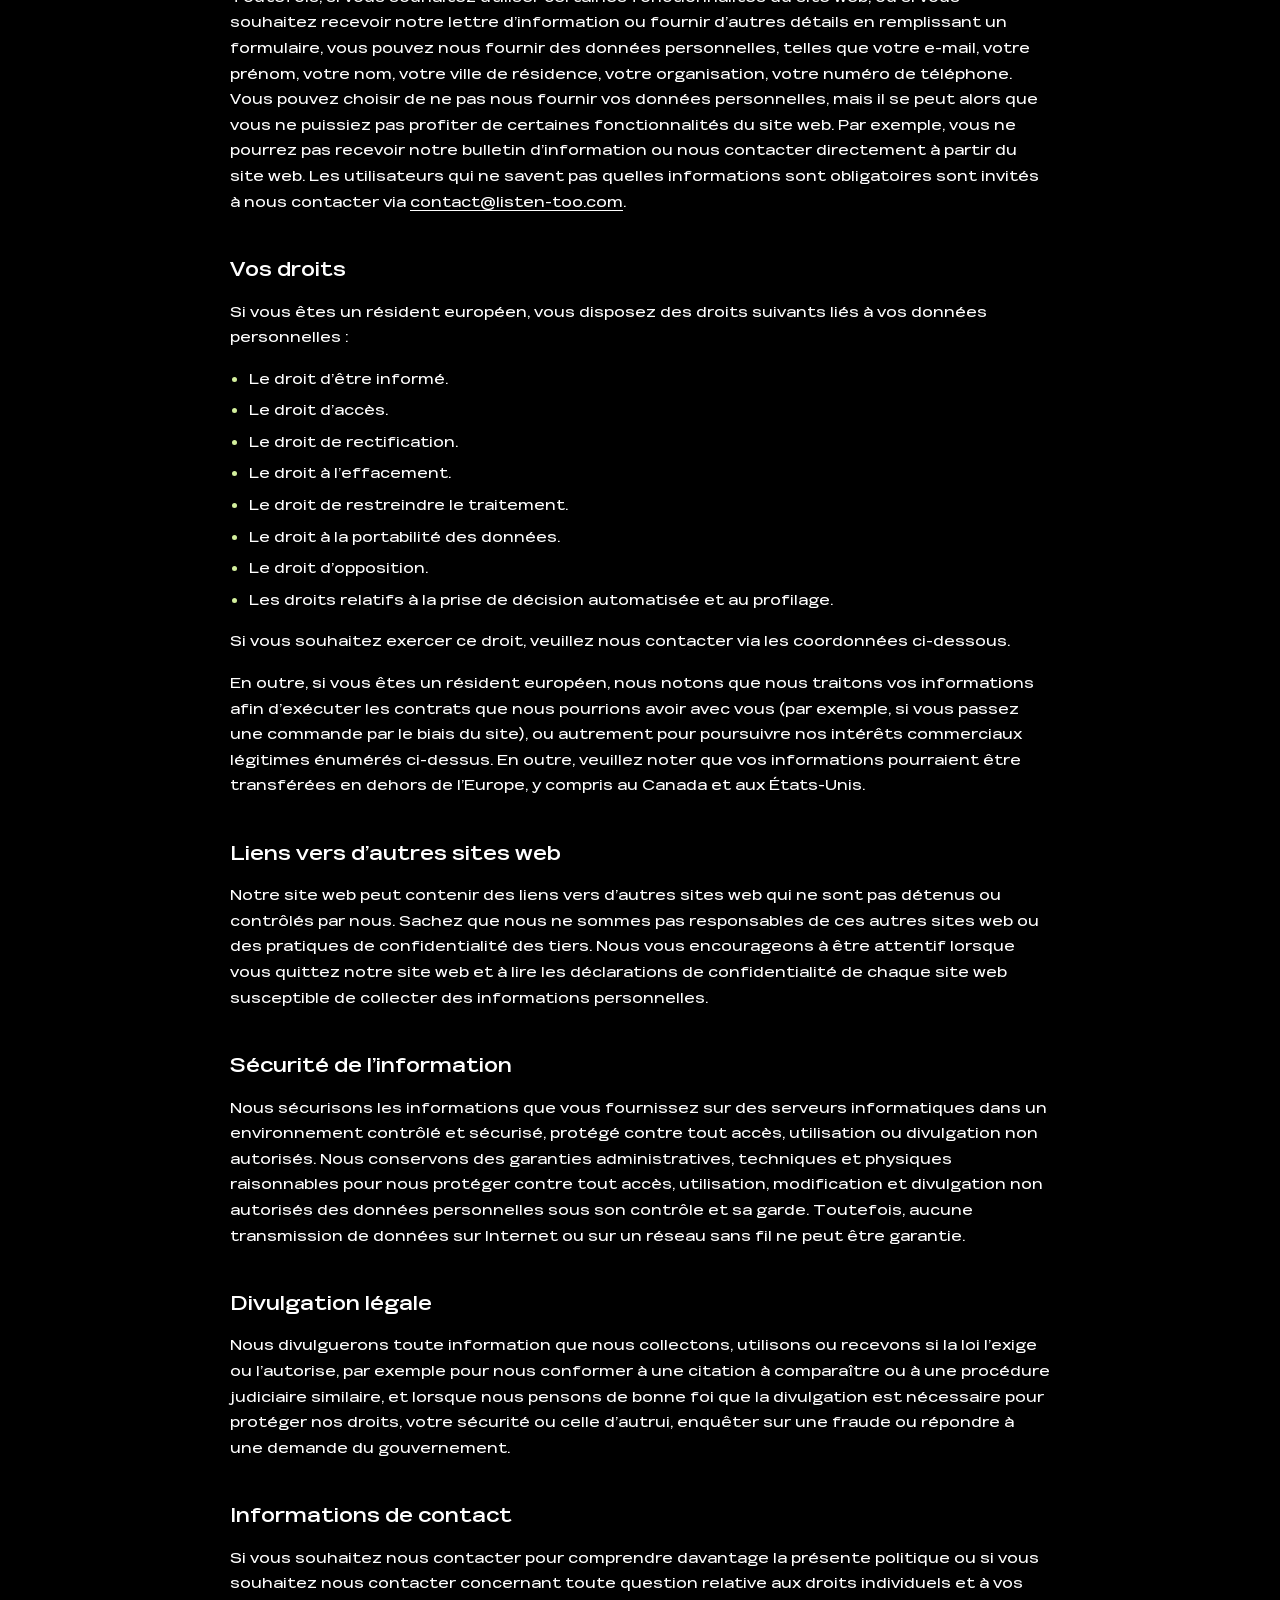
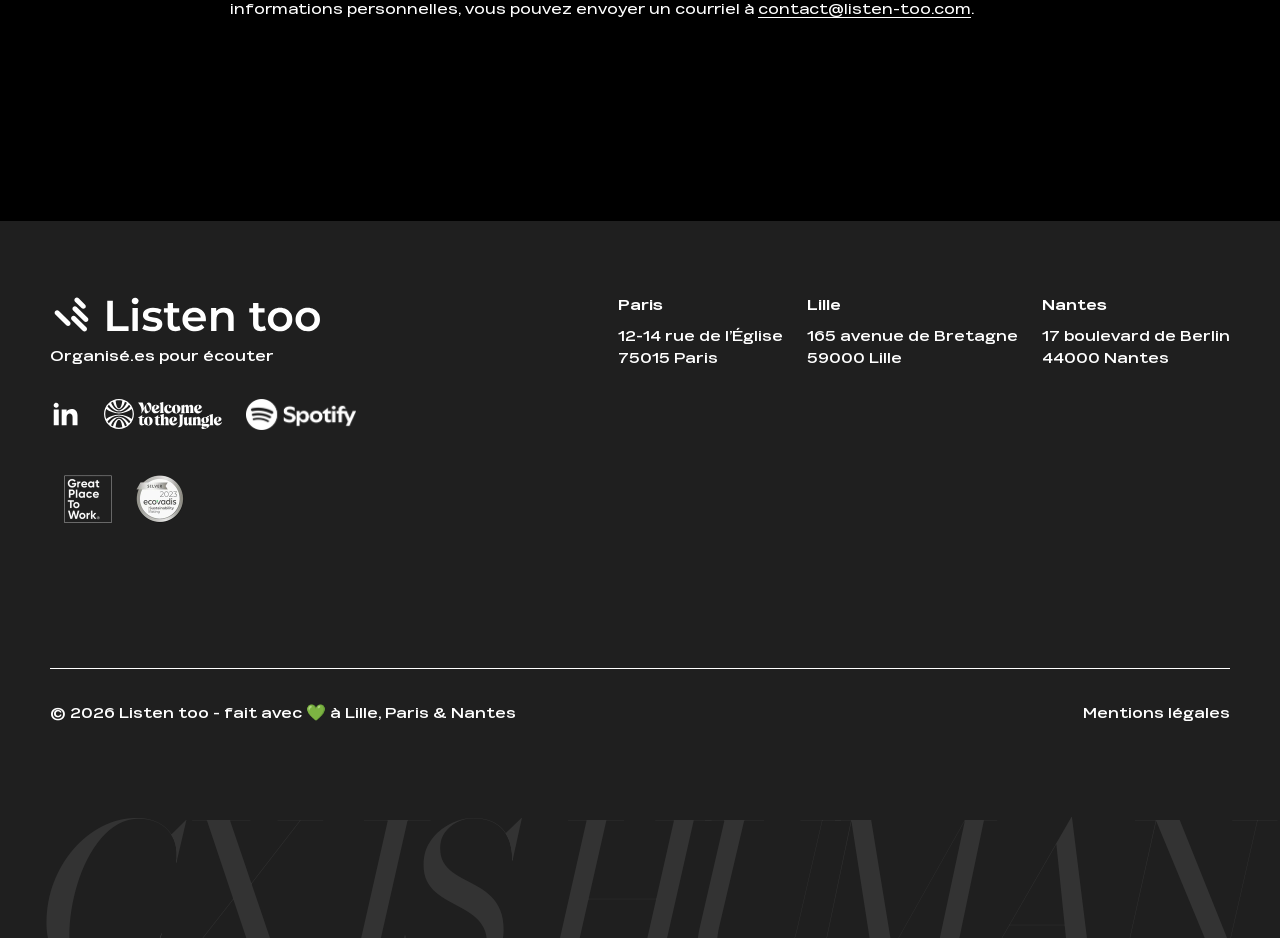
<file: mentions-legales.html>
<!doctype html>
<html lang="fr">
<head>
  <meta charset="utf-8">
  <meta name="viewport" content="width=device-width, initial-scale=1">
  <title>Mentions légales — Listen too</title>
  <meta name="description" content="Mentions légales et politique de confidentialité du site listen-too.com.">
  <meta name="theme-color" content="#000000">

  <link rel="stylesheet" href="assets/css/style.css">
  <!-- Apply the saved theme before first paint (no flash) -->
  <script>try{var t=localStorage.getItem('theme');if(t)document.documentElement.dataset.theme=t}catch(e){}</script>
</head>
<body>

  <!-- ================= HEADER ================= -->
  <header class="header">
    <div class="container header__inner">
      <a class="header__logo" href="index.html">
        <img src="assets/img/logo.svg" width="126" height="20" alt="Listen too">
      </a>
      <nav class="nav" id="nav" aria-label="Navigation principale">
        <a class="nav__link" href="https://www.linkedin.com/jobs/search-results/?keywords=jobs&amp;origin=COMPANY_PAGE_JOBS_CLUSTER_EXPANSION&amp;originToLandingJobPostings=4470130739%2C4458894578%2C4463018726%2C4458881648%2C4458887597&amp;geoId=105015875&amp;f_C=5369020" target="_blank" rel="noopener">Nos offres d’emplois</a>
        <a class="nav__link" href="contact.html">Nous contacter</a>
      </nav>
      <button class="theme-toggle" type="button" role="switch" aria-checked="false" aria-label="Mode jour">
        <span class="theme-toggle__track" aria-hidden="true">
          <svg class="theme-toggle__icon theme-toggle__icon--moon" viewBox="0 0 24 24"><path d="M20.5 14.3A8.5 8.5 0 0 1 9.7 3.5a8.5 8.5 0 1 0 10.8 10.8Z"/></svg>
          <svg class="theme-toggle__icon theme-toggle__icon--sun" viewBox="0 0 24 24"><circle cx="12" cy="12" r="4.2"/><path d="M12 2v2.5M12 19.5V22M2 12h2.5M19.5 12H22M4.9 4.9l1.8 1.8M17.3 17.3l1.8 1.8M4.9 19.1l1.8-1.8M17.3 6.7l1.8-1.8"/></svg>
          <span class="theme-toggle__thumb"></span>
        </span>
      </button>
      <button class="burger" type="button" aria-expanded="false" aria-controls="nav" aria-label="Ouvrir le menu">
        <span></span><span></span>
      </button>
    </div>
  </header>

  <main id="top">
    <article class="legal container">
      <h1 class="legal__title">Mentions légales</h1>

      <section class="legal__block">
        <p>
          Listen too, société par actions simplifiée, immatriculée sous le SIREN 795190701, est en activité
          depuis 10 ans. Domiciliée au 12-14 rue de l’Église à Paris (75015), elle est spécialisée dans le
          secteur d’activité du conseil en systèmes et logiciels informatiques.
        </p>
        <p>Immatriculée au RCS de Paris B 795 190 701</p>
        <p>Contact : <a href="mailto:contact@listen-too.com">contact@listen-too.com</a></p>
        <p>
          Notre site est hébergé par : Vercel Inc., 440 N Barranca Ave #4133, Covina, CA 91723 —
          <a href="mailto:privacy@vercel.com">privacy@vercel.com</a>
        </p>
      </section>

      <h2 class="legal__title legal__title--h2" id="confidentialite">Politique de confidentialité</h2>

      <section class="legal__block">
        <p>
          Le site web listen-too.com est détenu par Listen too, qui est un contrôleur de données de vos
          données personnelles.
        </p>
        <p>
          Nous avons adopté cette politique de confidentialité, qui détermine la manière dont nous traitons
          les informations collectées par listen-too.com, qui fournit également les raisons pour lesquelles
          nous devons collecter certaines données personnelles vous concernant. Par conséquent, vous devez
          lire cette politique de confidentialité avant d’utiliser le site web de listen-too.com.
        </p>
        <p>
          Nous prenons soin de vos données personnelles et nous nous engageons à en garantir la
          confidentialité et la sécurité.
        </p>
      </section>

      <section class="legal__block">
        <h3>Les informations personnelles que nous collectons</h3>
        <p>
          Lorsque vous visitez listen-too.com, nous recueillons automatiquement certaines informations sur
          votre appareil, notamment des informations sur votre navigateur web, votre adresse IP, votre fuseau
          horaire et certains des cookies installés sur votre appareil. En outre, lorsque vous naviguez sur le
          site, nous recueillons des informations sur les pages web ou les produits individuels que vous
          consultez, sur les sites web ou les termes de recherche qui vous ont renvoyé au site et sur la
          manière dont vous interagissez avec le site. Nous désignons ces informations collectées
          automatiquement par le terme « informations sur les appareils ». En outre, nous pourrions collecter
          les données personnelles que vous nous fournissez (y compris, mais sans s’y limiter, le nom, le
          prénom, l’adresse, les informations de paiement, etc.) lors de l’inscription afin de pouvoir
          exécuter le contrat.
        </p>
      </section>

      <section class="legal__block">
        <h3>Pourquoi traitons-nous vos données ?</h3>
        <p>
          Notre priorité absolue est la sécurité des données des clients et, à ce titre, nous ne pouvons
          traiter que des données minimales sur les utilisateurs, uniquement dans la mesure où cela est
          absolument nécessaire pour maintenir le site web. Les informations collectées automatiquement sont
          utilisées uniquement pour identifier les cas potentiels d’abus et établir des informations
          statistiques concernant l’utilisation du site web. Ces informations statistiques ne sont pas
          autrement agrégées de manière à identifier un utilisateur particulier du système.
        </p>
        <p>
          Vous pouvez visiter le site web sans nous dire qui vous êtes ni révéler d’informations, par
          lesquelles quelqu’un pourrait vous identifier comme un individu spécifique et identifiable.
          Toutefois, si vous souhaitez utiliser certaines fonctionnalités du site web, ou si vous souhaitez
          recevoir notre lettre d’information ou fournir d’autres détails en remplissant un formulaire, vous
          pouvez nous fournir des données personnelles, telles que votre e-mail, votre prénom, votre nom,
          votre ville de résidence, votre organisation, votre numéro de téléphone. Vous pouvez choisir de ne
          pas nous fournir vos données personnelles, mais il se peut alors que vous ne puissiez pas profiter
          de certaines fonctionnalités du site web. Par exemple, vous ne pourrez pas recevoir notre bulletin
          d’information ou nous contacter directement à partir du site web. Les utilisateurs qui ne savent pas
          quelles informations sont obligatoires sont invités à nous contacter via
          <a href="mailto:contact@listen-too.com">contact@listen-too.com</a>.
        </p>
      </section>

      <section class="legal__block">
        <h3>Vos droits</h3>
        <p>Si vous êtes un résident européen, vous disposez des droits suivants liés à vos données personnelles :</p>
        <ul class="legal__list">
          <li>Le droit d’être informé.</li>
          <li>Le droit d’accès.</li>
          <li>Le droit de rectification.</li>
          <li>Le droit à l’effacement.</li>
          <li>Le droit de restreindre le traitement.</li>
          <li>Le droit à la portabilité des données.</li>
          <li>Le droit d’opposition.</li>
          <li>Les droits relatifs à la prise de décision automatisée et au profilage.</li>
        </ul>
        <p>Si vous souhaitez exercer ce droit, veuillez nous contacter via les coordonnées ci-dessous.</p>
        <p>
          En outre, si vous êtes un résident européen, nous notons que nous traitons vos informations afin
          d’exécuter les contrats que nous pourrions avoir avec vous (par exemple, si vous passez une commande
          par le biais du site), ou autrement pour poursuivre nos intérêts commerciaux légitimes énumérés
          ci-dessus. En outre, veuillez noter que vos informations pourraient être transférées en dehors de
          l’Europe, y compris au Canada et aux États-Unis.
        </p>
      </section>

      <section class="legal__block">
        <h3>Liens vers d’autres sites web</h3>
        <p>
          Notre site web peut contenir des liens vers d’autres sites web qui ne sont pas détenus ou contrôlés
          par nous. Sachez que nous ne sommes pas responsables de ces autres sites web ou des pratiques de
          confidentialité des tiers. Nous vous encourageons à être attentif lorsque vous quittez notre site
          web et à lire les déclarations de confidentialité de chaque site web susceptible de collecter des
          informations personnelles.
        </p>
      </section>

      <section class="legal__block">
        <h3>Sécurité de l’information</h3>
        <p>
          Nous sécurisons les informations que vous fournissez sur des serveurs informatiques dans un
          environnement contrôlé et sécurisé, protégé contre tout accès, utilisation ou divulgation non
          autorisés. Nous conservons des garanties administratives, techniques et physiques raisonnables pour
          nous protéger contre tout accès, utilisation, modification et divulgation non autorisés des données
          personnelles sous son contrôle et sa garde. Toutefois, aucune transmission de données sur Internet
          ou sur un réseau sans fil ne peut être garantie.
        </p>
      </section>

      <section class="legal__block">
        <h3>Divulgation légale</h3>
        <p>
          Nous divulguerons toute information que nous collectons, utilisons ou recevons si la loi l’exige ou
          l’autorise, par exemple pour nous conformer à une citation à comparaître ou à une procédure
          judiciaire similaire, et lorsque nous pensons de bonne foi que la divulgation est nécessaire pour
          protéger nos droits, votre sécurité ou celle d’autrui, enquêter sur une fraude ou répondre à une
          demande du gouvernement.
        </p>
      </section>

      <section class="legal__block">
        <h3>Informations de contact</h3>
        <p>
          Si vous souhaitez nous contacter pour comprendre davantage la présente politique ou si vous
          souhaitez nous contacter concernant toute question relative aux droits individuels et à vos
          informations personnelles, vous pouvez envoyer un courriel à
          <a href="mailto:contact@listen-too.com">contact@listen-too.com</a>.
        </p>
      </section>
    </article>
  </main>

  <!-- ================= FOOTER ================= -->
  <footer class="footer">
    <div class="container">
      <div class="footer__top">
        <div class="footer__brand">
          <div>
            <a href="index.html"><img src="assets/img/logo.svg" width="270" height="43" alt="Listen too"></a>
            <p class="footer__slogan">Organisé.es pour écouter</p>
          </div>

          <ul class="footer__partners">
            <li><a href="https://www.linkedin.com/" aria-label="LinkedIn"><img src="assets/img/icons/linkedin.svg" width="30" height="30" alt=""></a></li>
            <li><a href="https://www.welcometothejungle.com/fr/companies-v1/listen-too/jobs" target="_blank" rel="noopener" aria-label="Welcome to the Jungle"><img src="assets/img/icons/wttj.svg" width="118" height="30" alt=""></a></li>
            <li><a href="https://open.spotify.com/" aria-label="Spotify"><img src="assets/img/spotify.webp" width="110" height="31" alt=""></a></li>
          </ul>

          <ul class="footer__labels" aria-label="Labels">
            <li><img src="assets/img/label-gptw.webp" width="74" height="74" alt="Great Place To Work"></li>
            <li><img src="assets/img/label-ecovadis.webp" width="48" height="48" alt="EcoVadis Silver 2023"></li>
          </ul>
        </div>

        <ul class="footer__offices">
          <li>
            <h3 class="footer__city">Paris</h3>
            <address>12-14 rue de l’Église<br>75015 Paris</address>
          </li>
          <li>
            <h3 class="footer__city">Lille</h3>
            <address>165 avenue de Bretagne<br>59000 Lille</address>
          </li>
          <li>
            <h3 class="footer__city">Nantes</h3>
            <address>17 boulevard de Berlin<br>44000 Nantes</address>
          </li>
        </ul>
      </div>

      <div class="footer__bottom">
        <p>© 2026 Listen too - fait avec 💚 à Lille, Paris &amp; Nantes</p>
        <a href="mentions-legales.html" aria-current="page">Mentions légales</a>
      </div>
    </div>

    <p class="footer__giant" aria-hidden="true">CX IS HUMAN</p>
  </footer>

  <script src="assets/js/vendor/lenis.min.js" defer></script>
  <script src="assets/js/motion.js" defer></script>
  <script src="assets/js/theme.js" defer></script>
  <script src="assets/js/main.js" defer></script>
</body>
</html>
</file>
<file: assets/css/style.css>
/* ==========================================================================
   Listen too — styles
   Values come from the Figma file (1440px desktop frame, 1180px content).
   ========================================================================== */

/* ---------- Fonts ----------
   Design fonts: "WT Gothic" (sans) & "Didot" Italic (serif).
   Didot ships with macOS; Bodoni Moda (italic) is the self-hosted fallback. */
@font-face {
  font-family: "WT Gothic";
  src: url("../fonts/wt-gothic-medium.woff2") format("woff2");
  font-weight: 500;
  font-style: normal;
  font-display: swap;
}

@font-face {
  font-family: "WT Gothic";
  src: url("../fonts/wt-gothic-semi-bold.woff2") format("woff2");
  font-weight: 600;
  font-style: normal;
  font-display: swap;
}

@font-face {
  font-family: "WT Gothic";
  src: url("../fonts/wt-gothic-bold.woff2") format("woff2");
  font-weight: 700;
  font-style: normal;
  font-display: swap;
}

@font-face {
  font-family: "Bodoni Moda";
  src: url("../fonts/bodoni-moda-italic.woff2") format("woff2");
  font-weight: 400 900;
  font-style: italic;
  font-display: swap;
}

/* ---------- Tokens ----------
   Dark ("nuit") is the default theme; light ("jour") overrides the color
   tokens below. The theme is set on <html data-theme> (see theme.js). */
:root {
  color-scheme: dark;

  --c-bg: #000;
  --c-surface: #1f1f1f;          /* cards */
  --c-panel: #000;               /* contact card */
  --c-footer: #1f1f1f;
  --c-border: rgba(255, 255, 255, .03);
  --c-text: #fff;
  --c-accent: #d3ef9d;
  --c-ink: #000;                 /* text on accent */
  --c-focus: var(--c-accent);
  --c-link-hover: var(--c-accent);
  --c-giant: rgba(255, 255, 255, .09);

  /* form */
  --c-field: #1f1f1f;
  --c-field-border: #8c8c8c;     /* 6.2:1 on the panel, 4.9:1 on the field */
  --c-field-hover: #b3b3b3;
  --c-placeholder: #a8a8a8;      /* 6.9:1 on the field */
  --c-error: #ff8a80;            /* 9.2:1 on the panel */
  --select-arrow: url("data:image/svg+xml,%3Csvg xmlns='http://www.w3.org/2000/svg' width='12' height='8' fill='none' stroke='%23fff' stroke-width='1.6' stroke-linecap='round' stroke-linejoin='round'%3E%3Cpath d='M1 1.5 6 6.5l5-5'/%3E%3C/svg%3E");

  /* hero readability */
  --hero-scrim:
    radial-gradient(ellipse 40% 26% at 58% 75%, rgb(0 0 0 / .45), transparent 80%),
    linear-gradient(rgb(0 0 0 / .1), rgb(0 0 0 / .45) 18%, rgb(0 0 0 / .45) 80%, rgb(0 0 0 / .1));
  --hero-scrim-mobile: linear-gradient(to top, rgb(0 0 0 / .7) 15%, rgb(0 0 0 / .45) 55%, transparent 85%);
  --hero-shadow: 0 1px 2px rgb(0 0 0 / .35), 0 2px 28px rgb(0 0 0 / .45);

  /* monochrome artwork is exported white (dark theme) or lime */
  --img-mono: none;              /* white logos & icons */
  --img-lime: none;              /* lime artwork (OKTAV, role icons) */

  --f-sans: "WT Gothic", system-ui, sans-serif;
  --f-serif: "Didot", "Bodoni Moda", "Bodoni 72", serif;

  --container: 1180px;
  --gutter: 20px;
  --section-gap: calc(clamp(96px, 11.8vw, 170px) + 50px);
  --gap: 24px;
  --radius-card: 31px;
  --radius-btn: 16px;

  --fs-hero: clamp(2.25rem, 8.9vw, 8rem);        /* 128px */
  --fs-h2: clamp(2rem, 3.5vw, 3.125rem);          /* 50px  */
  --fs-h3: clamp(1.5rem, 2.25vw, 2rem);           /* 32px  */
  --fs-lead: clamp(1.125rem, 1.7vw, 1.5rem);      /* 24px  */
  --fs-body: 1rem;                                 /* 16px  */

  --ease: cubic-bezier(.2, .7, .2, 1);
}

/* Light theme ("jour") — contrasts checked for WCAG AA */
:root[data-theme="light"] {
  color-scheme: light;

  --c-bg: #f4f4ef;
  --c-surface: #fff;
  --c-panel: #fff;
  --c-footer: #e8e8e1;
  --c-border: rgba(0, 0, 0, .08);
  --c-text: #111;                /* 17.5:1 on the background */
  --c-focus: #111;
  --c-link-hover: #4a6310;       /* 6.3:1 on the background */
  --c-giant: rgba(0, 0, 0, .06);

  --c-field: #f4f4ef;
  --c-field-border: #767676;     /* 4.5:1 on the panel, 4.1:1 on the field */
  --c-field-hover: #4d4d4d;
  --c-placeholder: #666;         /* 5.2:1 on the field */
  --c-error: #b3261e;            /* 6.5:1 on the panel */
  --select-arrow: url("data:image/svg+xml,%3Csvg xmlns='http://www.w3.org/2000/svg' width='12' height='8' fill='none' stroke='%23111' stroke-width='1.6' stroke-linecap='round' stroke-linejoin='round'%3E%3Cpath d='M1 1.5 6 6.5l5-5'/%3E%3C/svg%3E");

  /* dark text reads on the whole light gradient: no scrim needed */
  --hero-scrim: none;
  --hero-scrim-mobile: none;
  --hero-shadow: none;

  --img-mono: invert(1);         /* white → black */
  --img-lime: brightness(0);     /* lime → black (lime is unreadable on light) */
}

/* Artwork exported in white or lime adapts to the theme (see --img-* tokens) */
.header__logo img,
.footer__brand a > img,
.footer__partners img,
.footer__labels li:first-child img,
.chip img,
.refs__clients img,
.hero__scroll img,
.human__visual > img { filter: var(--img-mono); }

.oktav__logo img,
.role__icon { filter: var(--img-lime); }

[data-theme="light"] .hero { background-image: none; } /* the fallback image is dark */

/* Theme switch transition (View Transitions API, see theme.js):
   the old page stays still while the new theme is revealed on top. */
::view-transition-old(root),
::view-transition-new(root) { mix-blend-mode: normal; }

html.is-theme-switching::view-transition-old(root),
html.is-theme-switching::view-transition-new(root) { animation: none; }

/* ---------- Reset ---------- */
*,
*::before,
*::after { box-sizing: border-box; }

* { margin: 0; padding: 0; }

html { overflow-x: clip; -webkit-text-size-adjust: 100%; }
html:not(.lenis) { scroll-behavior: smooth; }  /* Lenis handles it when active */

/* Lenis (smooth scroll) */
html.lenis,
html.lenis body { height: auto; }
.lenis.lenis-stopped { overflow: clip; }
.lenis.lenis-smooth iframe { pointer-events: none; }

body {
  min-height: 100vh;
  background: var(--c-bg);
  color: var(--c-text);
  font-family: var(--f-sans);
  font-size: var(--fs-body);
  font-weight: 600;
  line-height: 1.4;
  -webkit-font-smoothing: antialiased;
  overflow-x: clip;
}

img { display: block; max-width: 100%; height: auto; }
ul, ol { list-style: none; }
a { color: inherit; text-decoration: none; }
em { font-style: normal; }
address { font-style: normal; }

:focus-visible { outline: 2px solid var(--c-focus); outline-offset: 3px; }

/* Lime blocks: the lime focus ring would be invisible there */
.contact :focus-visible { outline-color: var(--c-ink); }

/* ---------- Layout ---------- */
.container {
  width: 100%;
  max-width: calc(var(--container) + var(--gutter) * 2);
  margin-inline: auto;
  padding-inline: var(--gutter);
}

.section { padding-top: var(--section-gap); }

/* ---------- Typography ---------- */
.title {
  font-size: var(--fs-h2);
  font-weight: 600;
  line-height: 1.1;
}

.serif {
  display: block;
  font-family: var(--f-serif);
  font-style: italic;
  font-weight: 400;
  line-height: 1.4;
  letter-spacing: -.06em;
}

.lead {
  font-size: var(--fs-lead);
  line-height: 1.4;
}

.heading { margin-bottom: 25px; }

/* ---------- Components ---------- */
.btn {
  display: inline-flex;
  align-items: center;
  gap: 8px;
  padding: 16px 32px;
  border-radius: var(--radius-btn);
  background: var(--c-accent);
  color: var(--c-ink);
  font-weight: 700;
  line-height: 24px;
  white-space: nowrap;
  transition: transform .3s var(--ease), filter .3s var(--ease);
}

.btn:hover { transform: translateY(-2px); filter: brightness(1.06); }
.btn--light { background: #fff; }

.btn__icon { width: 20px; height: 20px; transition: transform .3s var(--ease); }
.btn:hover .btn__icon { transform: translate(2px, -2px); }

.badge {
  display: inline-block;
  align-self: flex-start;
  padding: 8px 16px;
  border-radius: 32px;
  background: var(--c-accent);
  color: var(--c-ink);
  font-weight: 700;
  line-height: 24px;
  white-space: nowrap;
}

.card {
  display: flex;
  flex-direction: column;
  gap: 16px;
  padding: 40px;
  border: 1px solid var(--c-border);
  border-radius: var(--radius-card);
  background: var(--c-surface);
}

.card__title { font-size: var(--fs-lead); line-height: 1.4; }
.card__text { font-weight: 500; line-height: 24px; }

/* ==========================================================================
   Header
   ========================================================================== */
.header {
  position: absolute;
  inset: 0 0 auto;
  z-index: 10;
  padding-top: 40px;
}

.header__inner {
  display: flex;
  align-items: center;
  gap: 40px;
}

.header__logo { margin-right: auto; }
.header__logo img { width: 126px; }

/* Theme switch (nuit / jour) — wired by assets/js/theme.js */
.theme-toggle {
  position: relative;
  z-index: 2;                    /* stays usable above the mobile menu */
  flex: none;
  margin: -4px;
  padding: 4px;
  border: 0;
  border-radius: 999px;
  background: none;
  color: var(--c-text);
  cursor: pointer;
}

.theme-toggle__track {
  position: relative;
  display: flex;
  align-items: center;
  justify-content: space-between;
  width: 60px;
  height: 32px;
  padding: 0 8px;
  border: 1px solid color-mix(in srgb, var(--c-text) 40%, transparent);
  border-radius: 999px;
  background: color-mix(in srgb, var(--c-text) 8%, transparent);
  transition: border-color .3s;
}

.theme-toggle:hover .theme-toggle__track { border-color: var(--c-text); }

.theme-toggle__thumb {
  position: absolute;
  top: 3px;
  left: 3px;
  width: 24px;
  height: 24px;
  border-radius: 50%;
  background: var(--c-accent);
  box-shadow: 0 2px 8px rgb(0 0 0 / .3);
  transition: translate .5s var(--ease);
}

.theme-toggle[aria-checked="true"] .theme-toggle__thumb { translate: 28px 0; }

.theme-toggle__icon {
  position: relative;
  z-index: 1;                    /* above the thumb */
  width: 14px;
  height: 14px;
  fill: none;
  stroke: currentColor;
  stroke-width: 1.8;
  stroke-linecap: round;
  opacity: .6;
  transition: color .3s, opacity .3s, rotate .6s var(--ease);
}

.theme-toggle__icon--moon { fill: currentColor; stroke: none; }

/* The active icon sits inside the lime thumb */
.theme-toggle[aria-checked="false"] .theme-toggle__icon--moon,
.theme-toggle[aria-checked="true"] .theme-toggle__icon--sun {
  color: var(--c-ink);
  opacity: 1;
}

.theme-toggle[aria-checked="true"] .theme-toggle__icon--sun { rotate: 90deg; }

.nav { display: flex; gap: 40px; }

.nav__link {
  position: relative;
  font-weight: 700;
  line-height: 24px;
}

.nav__link::after {
  content: "";
  position: absolute;
  inset: auto 0 0;
  height: 1px;
  background: currentColor;
  transform: scaleX(0);
  transform-origin: right;
  transition: transform .3s var(--ease);
}

.nav__link:hover::after { transform: scaleX(1); transform-origin: left; }

/* Burger (mobile only) — toggled by assets/js/main.js */
.burger {
  position: relative;
  z-index: 2;
  display: none;
  flex-direction: column;
  justify-content: center;
  gap: 8px;
  width: 44px;
  height: 44px;
  margin-right: -10px;
  padding: 10px;
  border: 0;
  background: none;
  cursor: pointer;
}

.burger span {
  display: block;
  height: 2px;
  background: var(--c-text);
  border-radius: 2px;
  transition: transform .4s var(--ease);
}

.is-menu-open .burger span:first-child { transform: translateY(5px) rotate(45deg); }
.is-menu-open .burger span:last-child { transform: translateY(-5px) rotate(-45deg); }

/* ==========================================================================
   Hero
   ========================================================================== */
.hero {
  position: relative;
  display: flex;
  align-items: center;
  min-height: min(100svh, 957px);
  padding-block: 140px 120px;
  background: var(--c-bg) url("../img/hero-bg.webp") center / cover no-repeat; /* fallback */
  isolation: isolate;
}

/* Animated liquid gradient (assets/js/liquid-gradient.js) */
.hero__canvas {
  position: absolute;
  inset: 0;
  z-index: -1;
  width: 100%;
  height: 100%;
  opacity: 0;
  transition: opacity 1.2s var(--ease);
}

.hero__canvas.is-ready { opacity: 1; }

/* Readability scrim: darkens the gradient behind the text only,
   the edges keep the full silk effect. Painted above the canvas. */
.hero::after {
  content: "";
  position: absolute;
  inset: 0;
  z-index: -1;
  pointer-events: none;
  background: var(--hero-scrim); /* title band + paragraph, see tokens */
}

.hero__title,
.hero__text {
  text-shadow: var(--hero-shadow);
}

.hero__title {
  display: flex;
  flex-direction: column;
  font-size: var(--fs-hero);
  font-weight: 600;
  line-height: .95;
}

.hero__line--serif {
  margin-block: .02em -.02em;
  padding-left: .586em;                      /* 75px @128px */
  font-family: var(--f-serif);
  font-style: italic;
  font-weight: 400;
  font-size: 1.133em;                        /* 145px */
  white-space: nowrap;
}

.hero__line--end { align-self: flex-end; }

.hero__text {
  max-width: 468px;
  margin: 24px 118px 0 auto;
  font-weight: 500;
  line-height: 24px;
}

.hero__scroll {
  position: absolute;
  bottom: 27px;
  left: 50%;
  translate: -50% 0;
  animation: bounce 2.4s var(--ease) infinite;
}

@keyframes bounce {
  50% { transform: translateY(8px); }
}

/* ==========================================================================
   Accroche
   ========================================================================== */
.hook {
  display: flex;
  flex-direction: column;
  align-items: flex-start;
  gap: 24px;
  max-width: 985px;
}

.hook .btn { margin-top: 8px; }

/* ==========================================================================
   Piliers
   ========================================================================== */
.pillars {
  display: grid;
  grid-template-columns: 1fr 1fr;
  gap: 32px;
  align-items: start;
}

.pillars__intro { display: grid; gap: 24px; }

.pillar {
  display: flex;
  flex-direction: column;
  padding-block: 32px;
  border-bottom: 1px solid var(--c-text);
}

.pillar:first-child { padding-top: 0; }

.pillar__name {
  margin-top: 16px;
  font-family: var(--f-serif);
  font-style: italic;
  font-weight: 400;
  font-size: var(--fs-h2);
  line-height: 1.4;
  letter-spacing: -.06em;
}

.pillar__subtitle { margin-top: 4px; font-size: var(--fs-lead); }

.pillar__text {
  margin-top: 24px;
  font-weight: 500;
  line-height: 24px;
}

/* ==========================================================================
   Collectif
   ========================================================================== */
.roles {
  display: grid;
  grid-template-columns: repeat(3, 1fr);
  gap: var(--gap);
}

.role { min-height: 364px; }

.role__icon { width: 80px; height: 80px; }

/* ==========================================================================
   CX is human
   ========================================================================== */
.human {
  display: flex;
  align-items: center;
  justify-content: space-between;
  gap: 80px;
  padding-block: 80px;
}

.human__content { display: grid; gap: 24px; max-width: 770px; }

.human__visual { flex: none; width: 330px; }

/* Interactive particles (assets/js/text-particles.js) replace the image */
.human__visual.is-live { position: relative; }
.human__visual.is-live img { display: none; }
.text-particles { position: absolute; pointer-events: none; }

/* ==========================================================================
   OKTAV
   ========================================================================== */
.oktav__head {
  display: flex;
  align-items: flex-start;
  justify-content: space-between;
  gap: 24px;
}

.oktav__logo { width: 627px; max-width: 70%; }
.oktav__head .btn { margin-top: 33px; }

.oktav__intro {
  display: grid;
  gap: 1.4em;
  max-width: 543px;
  margin: 50px 0 0 auto;
}

.steps {
  display: grid;
  grid-template-columns: repeat(3, 1fr);
  gap: 32px;
  margin-top: 80px;
}

.step__title {
  font-family: var(--f-serif);
  font-style: italic;
  font-weight: 400;
  font-size: min(var(--fs-h2), 3vw);
  line-height: 1.4;
  letter-spacing: -.06em;
}

.step__text { margin-top: 4px; line-height: 1.6; }

/* ==========================================================================
   Équipe
   ========================================================================== */
.team {
  display: grid;
  grid-template-columns: minmax(0, 380fr) minmax(0, 376fr) minmax(0, 376fr);
  gap: var(--gap);
  margin-top: 7px;
}

.team__wide { grid-column: span 2; }
.team__tall { grid-row: span 2; }

.quote { gap: 24px; min-height: 234px; }

/* Long job titles wrap inside the badge instead of widening the card */
.quote .badge { max-width: 100%; white-space: normal; }
.quote .card__title + .card__text { margin-top: -16px; } /* name → quote: 8px */

.join { gap: 24px; }

.join__title {
  font-size: var(--fs-h3);
  line-height: 1.1;
}

.join__list { display: grid; gap: 16px; }

.join__item { display: flex; gap: 16px; align-items: flex-start; }

.join__icon {
  flex: none;
  width: 44px;
  height: 44px;
  border-radius: 16px;
  background: var(--c-accent);
}

.join__label { font-weight: 700; line-height: 24px; margin-bottom: 4px; }

/* ==========================================================================
   Références (secteurs + clients)
   ========================================================================== */
.refs__text { line-height: 1.1; }

.marquee {
  --duration: 40s;
  display: flex;
  overflow: hidden;
}

.marquee__track {
  display: flex;
  flex: none;
  align-items: center;
  gap: var(--track-gap, 24px);
  padding-right: var(--track-gap, 24px);
  animation: marquee var(--duration) linear infinite;
}

.marquee--reverse .marquee__track { animation-direction: reverse; }
.marquee:hover .marquee__track { animation-play-state: paused; }

@keyframes marquee {
  to { transform: translateX(-100%); }
}

.refs__sectors { margin-top: 74px; }

.chip {
  display: inline-flex;
  align-items: center;
  gap: 8px;
  padding: 16px 40px;
  border: 2px solid var(--c-text);
  border-radius: 81px;
  font-size: var(--fs-lead);
  white-space: nowrap;
}

.chip img { width: 24px; height: 24px; }

.refs__clients { --track-gap: 60px; margin-top: 15px; }
.refs__clients .marquee__track { min-height: 64px; }

/* ==========================================================================
   Contact
   ========================================================================== */
.contact {
  display: flex;
  flex-direction: column;
  align-items: flex-start;
  gap: 24px;
  padding: 60px;
  border-radius: 32px;
  background: var(--c-accent);
  color: var(--c-ink);
}

/* ==========================================================================
   Footer
   ========================================================================== */
.footer {
  overflow: hidden;
  margin-top: var(--section-gap);
  background: var(--c-footer);
}

.footer__top {
  display: flex;
  justify-content: space-between;
  gap: 24px;
  padding-block: 72px 132px;
}

.footer__brand { display: grid; gap: 32px; justify-items: start; }

.footer__slogan { margin-top: 8px; }

.footer__partners,
.footer__labels {
  display: flex;
  align-items: center;
  gap: 24px;
}

.footer__labels { gap: 12px; }

.footer__partners a { display: block; transition: opacity .2s; }
.footer__partners a:hover { opacity: .7; }

.footer__offices {
  display: flex;
  gap: 24px;
}

.footer__city { font-size: var(--fs-body); font-weight: 700; margin-bottom: 8px; }

.footer__bottom {
  display: flex;
  justify-content: space-between;
  gap: 24px;
  padding-block: 32px;
  border-top: 1px solid var(--c-text);
}

.footer__giant {
  margin-bottom: -.52em;                     /* cropped like the Figma frame */
  font-family: var(--f-serif);
  font-style: italic;
  font-weight: 400;
  font-size: clamp(4rem, 16.25vw, 14.625rem); /* 234px */
  line-height: 1.4;
  letter-spacing: -.06em;
  text-align: center;
  white-space: nowrap;
  color: var(--c-giant);
  user-select: none;
}

/* ==========================================================================
   Contact page (contact.html)
   ========================================================================== */
.contact-page {
  position: relative;
  padding-block: 160px 40px;
  isolation: isolate;
}

.contact-page .hero__canvas {
  height: min(100svh, 960px);
  mask-image: linear-gradient(#000 55%, transparent);
}

.contact-card {
  max-width: 740px;
  margin-inline: auto;
  padding: 32px;
  border-radius: 24px;
  background: var(--c-panel);
}

.contact-card__title {
  font-size: clamp(2.5rem, 4.5vw, 3.125rem);
  line-height: 1.1;
}

.contact-card__intro { margin-top: 4px; font-weight: 500; }

.form { margin-top: 24px; }

.form__required { margin-bottom: 20px; font-weight: 500; }

.form__grid {
  display: grid;
  grid-template-columns: repeat(2, 1fr);
  gap: 24px 20px;
}

.form__field { display: grid; align-content: start; gap: 10px; }
.form__field--full { grid-column: 1 / -1; }

.form__field label { font-size: 1rem; }

/* Field colors meet WCAG AA in both themes (see tokens) */
.form__field input,
.form__field select,
.form__field textarea {
  width: 100%;
  min-height: 44px;
  padding: 10px 12px;
  border: 1px solid var(--c-field-border);
  border-radius: 8px;
  background: var(--c-field);
  color: var(--c-text);
  font: 500 .9375rem/1.4 var(--f-sans);
  transition: border-color .2s, box-shadow .2s;
}

.form__field textarea { min-height: 100px; resize: vertical; }

.form__field select {
  appearance: none;
  padding-right: 36px;
  background: var(--c-field) var(--select-arrow) no-repeat right 14px center;
  cursor: pointer;
}

.form__field select:invalid { color: var(--c-placeholder); }  /* placeholder option */
.form__field select option { color: var(--c-text); background: var(--c-field); }

.form__field ::placeholder { color: var(--c-placeholder); opacity: 1; }

.form__field :is(input, select, textarea):hover { border-color: var(--c-field-hover); }

/* Focus: 2px ring (lime on dark, ink on light) */
.form__field :is(input, select, textarea):focus {
  outline: none;
  border-color: var(--c-focus);
  box-shadow: 0 0 0 1px var(--c-focus);
}

.form__field [aria-invalid="true"] {
  border-color: var(--c-error);
  box-shadow: 0 0 0 1px var(--c-error);
}

/* Error message under a field (created by assets/js/main.js) — 9.2:1 on black */
.form__error {
  display: flex;
  gap: 6px;
  color: var(--c-error);
  font-size: .9375rem;
  font-weight: 500;
  line-height: 1.35;
}

.form__error::before { content: "⚠" / ""; flex: none; } /* icon hidden from screen readers */

.form__honeypot { position: absolute; left: -9999px; }

.form__submit {
  width: 100%;
  min-height: 56px;
  margin-top: 24px;
  border: 0;
  border-radius: 12px;
  background: var(--c-accent);
  color: var(--c-ink);
  font: 600 1rem var(--f-sans);
  cursor: pointer;
  transition: filter .2s;
}

.form__submit:hover { filter: brightness(1.06); }

.form__legal {
  margin-top: 24px;
  font-weight: 500;
  line-height: 1.25;
}

.form__legal a { text-decoration: underline; text-underline-offset: 2px; }

.form__success { display: grid; gap: 12px; justify-items: start; margin-top: 32px; }
.form__success[hidden] { display: none; }
.form__success-title { font-size: var(--fs-lead); }
.form__success .btn { margin-top: 12px; }

/* ==========================================================================
   Legal page (mentions-legales.html)
   ========================================================================== */
.legal {
  max-width: calc(820px + var(--gutter) * 2);
  padding-top: 180px;
  font-weight: 500;
  line-height: 1.6;
}

.legal__title {
  margin-bottom: 32px;
  font-size: var(--fs-h2);
  font-weight: 600;
  line-height: 1.1;
}

.legal__title--h2 { margin-top: 80px; }

.legal__block { display: grid; gap: 16px; }
.legal__block + .legal__block { margin-top: 40px; }

.legal h3 {
  font-size: var(--fs-lead);
  font-weight: 600;
  line-height: 1.3;
}

.legal a { text-decoration: underline; text-underline-offset: 3px; }
.legal a:hover { color: var(--c-link-hover); }

.legal__list {
  display: grid;
  gap: 6px;
  padding-left: 1.2em;
  list-style: disc;
}

.legal__list li::marker { color: var(--c-link-hover); }

/* ==========================================================================
   Responsive
   ========================================================================== */
@media (max-width: 1100px) {
  .roles { grid-template-columns: repeat(2, 1fr); }

  .team { grid-template-columns: repeat(2, minmax(0, 1fr)); }
  .team__wide { grid-column: auto; }
  .team__tall { grid-row: span 2; }

  .hero__text { margin-right: 0; }

  .footer__top { flex-direction: column; gap: 48px; padding-bottom: 72px; }
}

@media (max-width: 860px) {
  :root { --gap: 16px; }

  .pillars,
  .steps { grid-template-columns: 1fr; }

  .pillars { gap: 48px; }

  .human { flex-direction: column; align-items: flex-start; padding-block: 0; gap: 48px; }
  .human__visual { align-self: center; width: min(330px, 80%); }

  .oktav__head { flex-direction: column; gap: 32px; }
  .oktav__logo { max-width: 100%; }
  .oktav__head .btn { margin-top: 0; }
  .oktav__intro { margin-left: 0; }
  .steps { margin-top: 56px; gap: 24px; }
  .step__title { font-size: var(--fs-h2); }

  .refs__sectors { margin-top: 48px; }
}

@media (max-width: 640px) {
  .header { padding-top: 24px; }
  .header__inner { gap: 20px; }
  .header__logo { position: relative; z-index: 2; }

  /* Burger menu: full-screen panel */
  .burger { display: flex; }

  .nav {
    position: fixed;
    inset: 0;
    z-index: 1;
    flex-direction: column;
    justify-content: center;
    gap: 24px;
    padding: 96px var(--gutter) 48px;
    background: var(--c-bg);
    opacity: 0;
    visibility: hidden;
    transition: opacity .4s var(--ease), visibility .4s;
  }

  .nav__link {
    font-size: 2rem;
    line-height: 1.2;
    translate: 0 16px;
    transition: translate .5s var(--ease);
  }

  .nav__link::after { display: none; }

  .is-menu-open .nav { opacity: 1; visibility: visible; }
  .is-menu-open .nav__link { translate: none; }
  .is-menu-open .nav__link + .nav__link { transition-delay: .06s; }

  /* Hero: bigger title, text anchored to the bottom */
  .hero {
    align-items: flex-end;
    min-height: 100svh;
    padding-block: 120px 104px;
    background-position: 60% center;
  }

  /* Text sits at the bottom on mobile: darken from the bottom up */
  .hero::after {
    background: var(--hero-scrim-mobile);
  }

  .hero__title { font-size: 10.6vw; line-height: 1; }
  .hero__line--serif { padding-left: 0; margin-block: .06em 0; }
  .hero__line--end { align-self: flex-start; margin-top: .04em; } /* all lines left-aligned */

  .hero__scroll { left: calc(var(--gutter) - 8px); translate: none; } /* the icon has an 8px inset */

  .hero__text {
    max-width: none;
    margin: 28px 0 0;
    font-size: 1.0625rem;
    line-height: 1.5;
  }

  .card { padding: 32px 24px; }
  .roles,
  .team { grid-template-columns: 1fr; }
  .role { min-height: 0; }
  .team__tall { grid-row: auto; }
  .quote { min-height: 0; }

  .chip { padding: 12px 28px; }
  .refs__clients { --track-gap: 40px; }

  .contact { padding: 40px 24px; }

  .contact-page { padding-top: 104px; }
  .legal { padding-top: 120px; }
  .legal__title--h2 { margin-top: 56px; }
  .contact-card { padding: 28px 20px; }
  .form__grid { grid-template-columns: 1fr; gap: 20px; }
  .form__field :is(input, select, textarea) { font-size: 1rem; } /* no iOS zoom on focus */

  .footer__offices { flex-direction: column; }
  .footer__bottom { flex-direction: column; }
}

/* ==========================================================================
   Motion (assets/js/motion.js)
   ========================================================================== */
@media (prefers-reduced-motion: no-preference) {
  /* Scroll reveals — the .reveal class is only added by JS */
  .reveal { opacity: 0; }

  .reveal.is-revealed {
    animation: reveal 1.1s var(--ease) var(--reveal-delay, 0ms) both;
  }

  /* Hero intro, played on load */
  .header,
  .hero__line,
  .hero__text,
  .hero__scroll img {
    animation: intro-rise 1.2s var(--ease) both;
  }

  .header { animation-name: intro-fade; animation-delay: .6s; }
  .hero__line:nth-child(1) { animation-delay: .15s; }
  .hero__line:nth-child(2) { animation-delay: .3s; }
  .hero__line:nth-child(3) { animation-delay: .45s; }
  .hero__text { animation-delay: .7s; }
  .hero__scroll img { animation-delay: .9s; }
}

/* `translate` (not `transform`) so hover transforms keep working */
@keyframes reveal {
  from { opacity: 0; translate: 0 48px; }
  to { opacity: 1; translate: none; }
}

@keyframes intro-rise {
  from { opacity: 0; translate: 0 60px; }
}

@keyframes intro-fade {
  from { opacity: 0; }
}

@media (prefers-reduced-motion: reduce) {
  html { scroll-behavior: auto; }
  *, *::before, *::after { animation: none !important; transition: none !important; }
}
</file>
